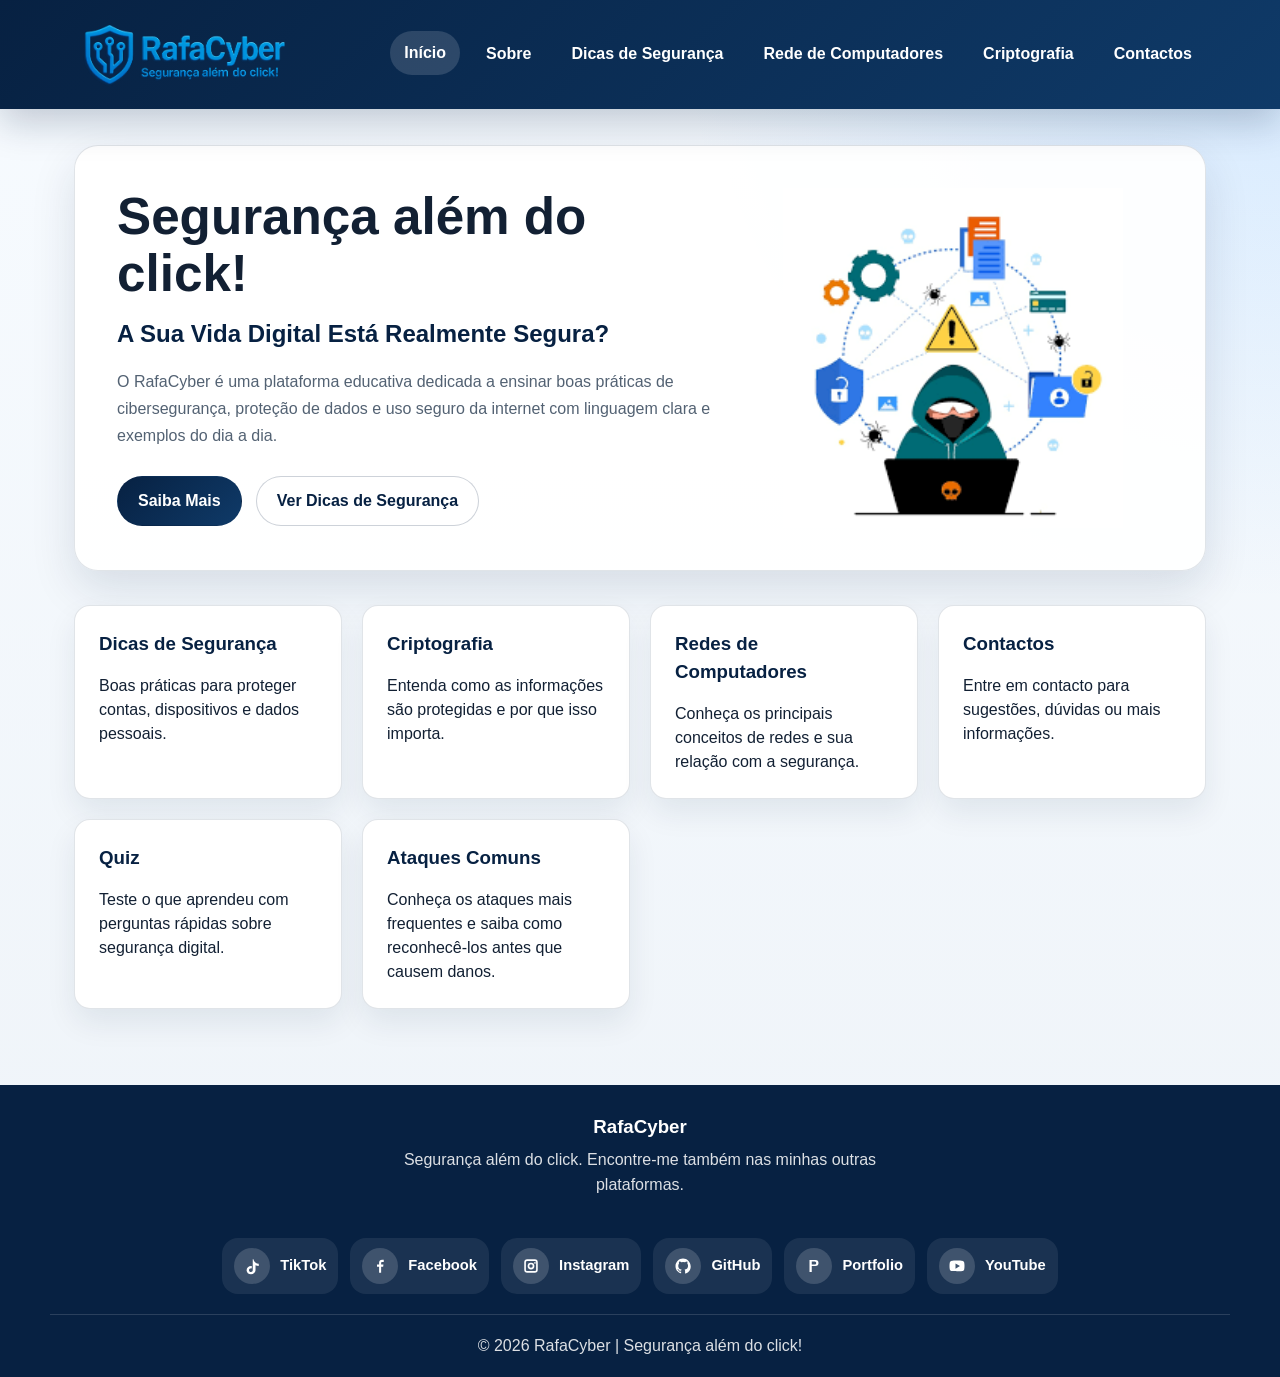
<file: index.html>
<!DOCTYPE html>
<html lang="pt">
<head>
    <meta charset="UTF-8">
    <meta name="viewport" content="width=device-width, initial-scale=1.0">
    <title>RafaCyber</title>
    <link rel="icon" href="favicon.svg" type="image/svg+xml">
    <link rel="alternate icon" href="favicon.png" type="image/png">
    <link rel="stylesheet" href="style.css">
    <script src="script.js" defer></script>
</head>
<body>
    <header class="site-header">
        <div class="header-container">
            <div class="logo">
                <img src="img/logo.png" alt="Logo RafaCyber">
            </div>
            <button class="nav-toggle" type="button" aria-label="Abrir menu" aria-expanded="false" aria-controls="main-nav">
                <span></span>
                <span></span>
                <span></span>
            </button>
            <nav class="main-nav" id="main-nav">
                <a href="index.html" class="is-active">Início</a>
                <a href="sobre.html">Sobre</a>
                <a href="dicasdeseguranaca.html">Dicas de Segurança</a>
                <a href="Rede de Computadores.html">Rede de Computadores</a>
                <a href="criptografia.html">Criptografia</a>
                <a href="contactos.html">Contactos</a>
            </nav>
        </div>
    </header>

    <main class="page-main">
        <section class="hero">
            <div class="hero-text">
                <h1>Segurança além do click!</h1>
                <h2>A Sua Vida Digital Está Realmente Segura?</h2>
                <p>
                    O RafaCyber é uma plataforma educativa dedicada a ensinar boas práticas de
                    cibersegurança, proteção de dados e uso seguro da internet com linguagem clara
                    e exemplos do dia a dia.
                </p>
                <div class="button-row">
                    <a href="saibamais.html" class="btn">Saiba Mais</a>
                    <a href="dicasdeseguranaca.html" class="btn btn-secondary">Ver Dicas de Segurança</a>
                </div>
            </div>

            <div class="hero-visual">
                <img src="img/Cyber.png" alt="Ilustração sobre segurança digital">
            </div>
        </section>

        <section class="section-spacing">
            <div class="card-grid">
                <article class="card">
                    <h3><a href="dicasdeseguranaca.html">Dicas de Segurança</a></h3>
                    <p>Boas práticas para proteger contas, dispositivos e dados pessoais.</p>
                </article>

                <article class="card">
                    <h3><a href="criptografia.html">Criptografia</a></h3>
                    <p>Entenda como as informações são protegidas e por que isso importa.</p>
                </article>

                <article class="card">
                    <h3><a href="Rede de Computadores.html">Redes de Computadores</a></h3>
                    <p>Conheça os principais conceitos de redes e sua relação com a segurança.</p>
                </article>

                <article class="card">
                    <h3><a href="contactos.html">Contactos</a></h3>
                    <p>Entre em contacto para sugestões, dúvidas ou mais informações.</p>
                </article>

                <article class="card">
                    <h3><a href="faq.html">Quiz</a></h3>
                    <p>Teste o que aprendeu com perguntas rápidas sobre segurança digital.</p>
                </article>

                <article class="card">
                    <h3><a href="ataquescomuns.html">Ataques Comuns</a></h3>
                    <p>Conheça os ataques mais frequentes e saiba como reconhecê-los antes que causem danos.</p>
                </article>
            </div>
        </section>
    </main>

<footer class="site-footer">
        <div class="container site-footer-grid">
            <section class="footer-brand">
                <h3>RafaCyber</h3>
                <p>Segurança além do click. Encontre-me também nas minhas outras plataformas.</p>
            </section>

            <section class="footer-nav"></section>

            <section class="footer-socials">
                <a href="https://www.tiktok.com/@rafiqueeusebionor" class="social-link" target="_blank" rel="noopener noreferrer">
                    <span class="social-icon" aria-hidden="true">
                        <svg viewBox="0 0 24 24"><path d="M14 3c.2 1.7 1.1 3.2 2.4 4.3 1.3 1 2.9 1.6 4.6 1.7v3.1c-1.5-.1-3-.5-4.3-1.2v6.3c0 3.3-2.7 5.8-6.1 5.8-3.2 0-5.8-2.3-5.8-5.4 0-3.3 2.7-5.6 6-5.6.3 0 .6 0 .9.1v3.1a3.7 3.7 0 0 0-.9-.1c-1.5 0-2.8 1-2.8 2.5 0 1.4 1.1 2.4 2.6 2.4 1.7 0 2.4-1.1 2.4-2.7V3h3z"></path></svg>
                    </span>
                    <span class="social-label">
                        <span class="social-name">TikTok</span>
                    </span>
                </a>
                <a href="https://www.facebook.com/profile.php?id=61552410900666" class="social-link" target="_blank" rel="noopener noreferrer">
                    <span class="social-icon" aria-hidden="true">
                        <svg viewBox="0 0 24 24"><path d="M13.5 21v-8h2.7l.4-3h-3.1V8.1c0-.9.3-1.6 1.7-1.6H17V3.8c-.3 0-1.2-.1-2.3-.1-2.3 0-3.9 1.4-3.9 4V10H8v3h2.8v8h2.7z"></path></svg>
                    </span>
                    <span class="social-label">
                        <span class="social-name">Facebook</span>
                    </span>
                </a>
                <a href="https://www.instagram.com/rafacyber" class="social-link" target="_blank" rel="noopener noreferrer">
                    <span class="social-icon" aria-hidden="true">
                        <svg viewBox="0 0 24 24"><path d="M7 3h10a4 4 0 0 1 4 4v10a4 4 0 0 1-4 4H7a4 4 0 0 1-4-4V7a4 4 0 0 1 4-4zm0 2.2A1.8 1.8 0 0 0 5.2 7v10c0 1 .8 1.8 1.8 1.8h10c1 0 1.8-.8 1.8-1.8V7c0-1-.8-1.8-1.8-1.8H7zm10.3 1.6a1.1 1.1 0 1 1 0 2.2 1.1 1.1 0 0 1 0-2.2zM12 7.5A4.5 4.5 0 1 1 7.5 12 4.5 4.5 0 0 1 12 7.5zm0 2.2A2.3 2.3 0 1 0 14.3 12 2.3 2.3 0 0 0 12 9.7z"></path></svg>
                    </span>
                    <span class="social-label">
                        <span class="social-name">Instagram</span>
                    </span>
                </a>
                <a href="https://github.com/RafaCyberTech" class="social-link" target="_blank" rel="noopener noreferrer">
                    <span class="social-icon" aria-hidden="true">
                        <svg viewBox="0 0 24 24"><path d="M12 2C6.5 2 2 6.6 2 12.2c0 4.5 2.9 8.3 6.8 9.6.5.1.7-.2.7-.5v-1.9c-2.8.6-3.4-1.2-3.4-1.2-.4-1.2-1.1-1.5-1.1-1.5-.9-.6 0-.6 0-.6 1 .1 1.6 1.1 1.6 1.1.9 1.6 2.4 1.1 3 .8.1-.7.4-1.1.7-1.4-2.2-.3-4.6-1.1-4.6-5.1 0-1.1.4-2 1-2.7-.1-.3-.4-1.3.1-2.7 0 0 .9-.3 2.8 1a9.8 9.8 0 0 1 5.2 0c2-1.3 2.8-1 2.8-1 .6 1.4.2 2.4.1 2.7.7.7 1 1.6 1 2.7 0 4-2.4 4.8-4.7 5.1.4.3.8 1 .8 2v3c0 .3.2.6.7.5 3.9-1.3 6.8-5.1 6.8-9.6C22 6.6 17.5 2 12 2z"></path></svg>
                    </span>
                    <span class="social-label">
                        <span class="social-name">GitHub</span>
                    </span>
                </a>
                <a href="https://rafacybertech.github.io/Portfolio/" class="social-link" target="_blank" rel="noopener noreferrer">
                    <span class="social-icon" aria-hidden="true">
                        <svg viewBox="0 0 24 24"><path d="M6 4h8a4 4 0 0 1 0 8H9v8H6V4zm3 2v4h4a2 2 0 0 0 0-4H9z"></path></svg>
                    </span>
                    <span class="social-label">
                        <span class="social-name">Portfolio</span>
                    </span>
                </a>
                <a href="#" class="social-link">
                    <span class="social-icon" aria-hidden="true">
                        <svg viewBox="0 0 24 24"><path d="M21.6 7.2a2.8 2.8 0 0 0-2-2C17.8 4.7 12 4.7 12 4.7s-5.8 0-7.6.5a2.8 2.8 0 0 0-2 2A29 29 0 0 0 2 12a29 29 0 0 0 .4 4.8 2.8 2.8 0 0 0 2 2c1.8.5 7.6.5 7.6.5s5.8 0 7.6-.5a2.8 2.8 0 0 0 2-2A29 29 0 0 0 22 12a29 29 0 0 0-.4-4.8zM10 15.5v-7l6 3.5-6 3.5z"></path></svg>
                    </span>
                    <span class="social-label">
                        <span class="social-name">YouTube</span>
                    </span>
                </a>
            </section>
        </div>
        <div class="container footer-bottom">
            <p>&copy; 2026 RafaCyber | Segurança além do click!</p>
        </div>
    </footer>
</body>
</html>
</file>
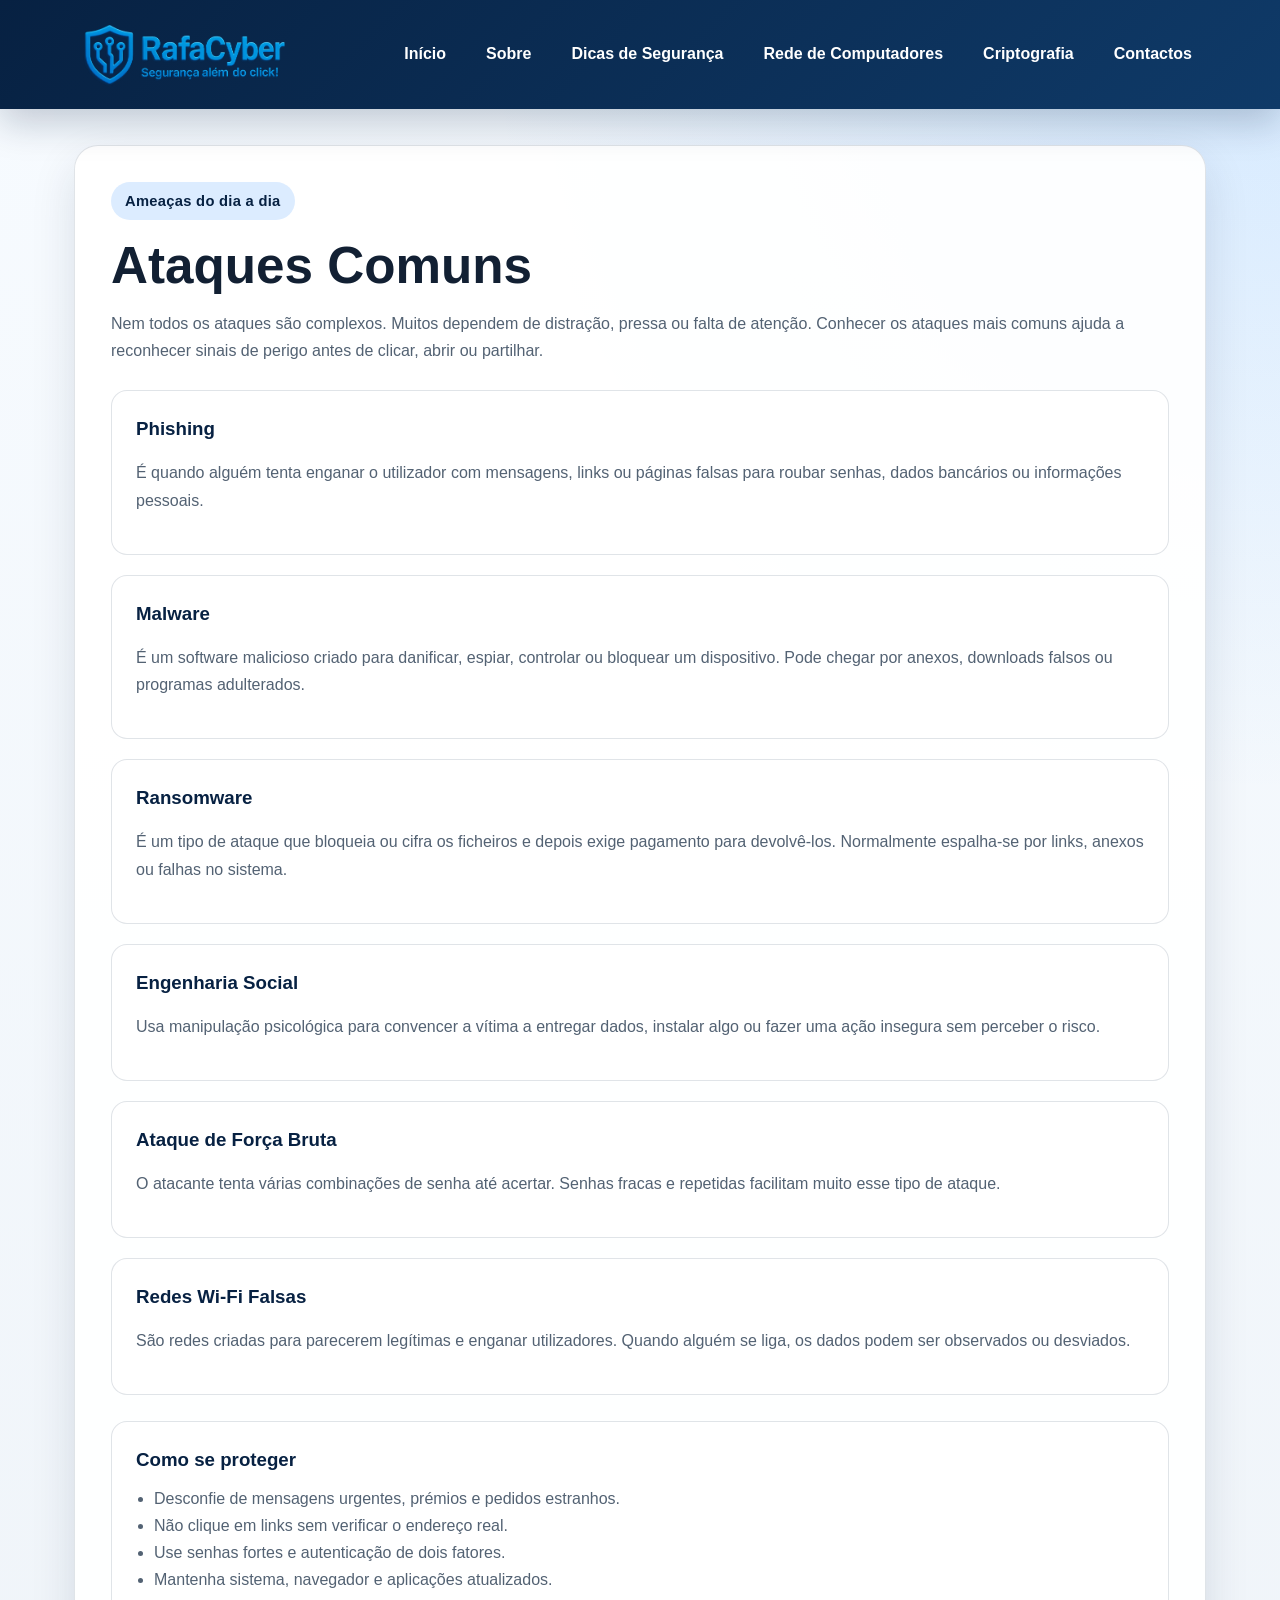
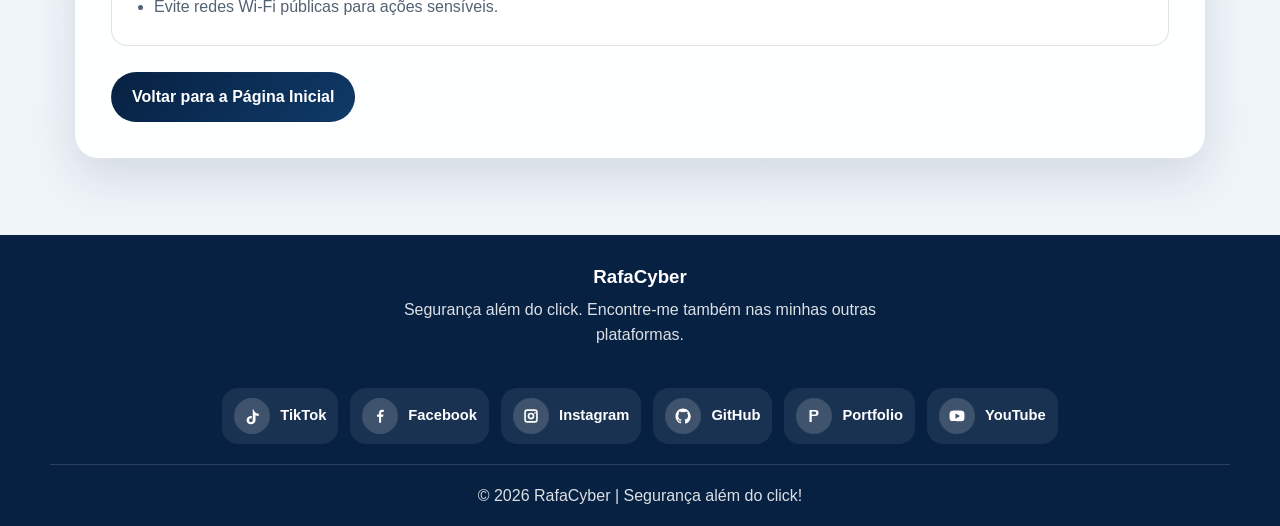
<file: ataquescomuns.html>
<!DOCTYPE html>
<html lang="pt">
<head>
    <meta charset="UTF-8">
    <meta name="viewport" content="width=device-width, initial-scale=1.0">
    <title>Ataques Comuns - RafaCyber</title>
    <link rel="icon" href="favicon.svg" type="image/svg+xml">
    <link rel="alternate icon" href="favicon.png" type="image/png">
    <link rel="stylesheet" href="style.css">
    <script src="script.js" defer></script>
</head>
<body>
    <header class="site-header">
        <div class="header-container">
            <div class="logo">
                <img src="img/logo.png" alt="Logo RafaCyber">
            </div>
            <button class="nav-toggle" type="button" aria-label="Abrir menu" aria-expanded="false" aria-controls="main-nav">
                <span></span>
                <span></span>
                <span></span>
            </button>
            <nav class="main-nav" id="main-nav">
                <a href="index.html">Início</a>
                <a href="sobre.html">Sobre</a>
                <a href="dicasdeseguranaca.html">Dicas de Segurança</a>
                <a href="Rede de Computadores.html">Rede de Computadores</a>
                <a href="criptografia.html">Criptografia</a>
                <a href="contactos.html">Contactos</a>
            </nav>
        </div>
    </header>

    <main class="page-main">
        <section class="page-card">
            <span class="eyebrow">Ameaças do dia a dia</span>
            <h1>Ataques Comuns</h1>
            <p>
                Nem todos os ataques são complexos. Muitos dependem de distração, pressa ou falta de atenção.
                Conhecer os ataques mais comuns ajuda a reconhecer sinais de perigo antes de clicar, abrir ou partilhar.
            </p>

            <div class="content-grid">
                <section class="section">
                    <h3>Phishing</h3>
                    <p>
                        É quando alguém tenta enganar o utilizador com mensagens, links ou páginas falsas para roubar
                        senhas, dados bancários ou informações pessoais.
                    </p>
                </section>

                <section class="section">
                    <h3>Malware</h3>
                    <p>
                        É um software malicioso criado para danificar, espiar, controlar ou bloquear um dispositivo.
                        Pode chegar por anexos, downloads falsos ou programas adulterados.
                    </p>
                </section>

                <section class="section">
                    <h3>Ransomware</h3>
                    <p>
                        É um tipo de ataque que bloqueia ou cifra os ficheiros e depois exige pagamento para devolvê-los.
                        Normalmente espalha-se por links, anexos ou falhas no sistema.
                    </p>
                </section>

                <section class="section">
                    <h3>Engenharia Social</h3>
                    <p>
                        Usa manipulação psicológica para convencer a vítima a entregar dados, instalar algo ou fazer uma
                        ação insegura sem perceber o risco.
                    </p>
                </section>

                <section class="section">
                    <h3>Ataque de Força Bruta</h3>
                    <p>
                        O atacante tenta várias combinações de senha até acertar. Senhas fracas e repetidas facilitam
                        muito esse tipo de ataque.
                    </p>
                </section>

                <section class="section">
                    <h3>Redes Wi-Fi Falsas</h3>
                    <p>
                        São redes criadas para parecerem legítimas e enganar utilizadores. Quando alguém se liga, os dados
                        podem ser observados ou desviados.
                    </p>
                </section>
            </div>

            <div class="content-grid">
                <section class="section">
                    <h3>Como se proteger</h3>
                    <ul class="feature-list">
                        <li>Desconfie de mensagens urgentes, prémios e pedidos estranhos.</li>
                        <li>Não clique em links sem verificar o endereço real.</li>
                        <li>Use senhas fortes e autenticação de dois fatores.</li>
                        <li>Mantenha sistema, navegador e aplicações atualizados.</li>
                        <li>Evite redes Wi-Fi públicas para ações sensíveis.</li>
                    </ul>
                </section>
            </div>

            <div class="button-row">
                <a href="index.html" class="btn">Voltar para a Página Inicial</a>
            </div>
        </section>
    </main>

    <footer class="site-footer">
        <div class="container site-footer-grid">
            <section class="footer-brand">
                <h3>RafaCyber</h3>
                <p>Segurança além do click. Encontre-me também nas minhas outras plataformas.</p>
            </section>

            <section class="footer-nav"></section>

            <section class="footer-socials">
                <a href="https://www.tiktok.com/@rafiqueeusebionor" class="social-link" target="_blank" rel="noopener noreferrer">
                    <span class="social-icon" aria-hidden="true">
                        <svg viewBox="0 0 24 24"><path d="M14 3c.2 1.7 1.1 3.2 2.4 4.3 1.3 1 2.9 1.6 4.6 1.7v3.1c-1.5-.1-3-.5-4.3-1.2v6.3c0 3.3-2.7 5.8-6.1 5.8-3.2 0-5.8-2.3-5.8-5.4 0-3.3 2.7-5.6 6-5.6.3 0 .6 0 .9.1v3.1a3.7 3.7 0 0 0-.9-.1c-1.5 0-2.8 1-2.8 2.5 0 1.4 1.1 2.4 2.6 2.4 1.7 0 2.4-1.1 2.4-2.7V3h3z"></path></svg>
                    </span>
                    <span class="social-label">
                        <span class="social-name">TikTok</span>
                    </span>
                </a>
                <a href="https://www.facebook.com/profile.php?id=61552410900666" class="social-link" target="_blank" rel="noopener noreferrer">
                    <span class="social-icon" aria-hidden="true">
                        <svg viewBox="0 0 24 24"><path d="M13.5 21v-8h2.7l.4-3h-3.1V8.1c0-.9.3-1.6 1.7-1.6H17V3.8c-.3 0-1.2-.1-2.3-.1-2.3 0-3.9 1.4-3.9 4V10H8v3h2.8v8h2.7z"></path></svg>
                    </span>
                    <span class="social-label">
                        <span class="social-name">Facebook</span>
                    </span>
                </a>
                <a href="https://www.instagram.com/rafacyber" class="social-link" target="_blank" rel="noopener noreferrer">
                    <span class="social-icon" aria-hidden="true">
                        <svg viewBox="0 0 24 24"><path d="M7 3h10a4 4 0 0 1 4 4v10a4 4 0 0 1-4 4H7a4 4 0 0 1-4-4V7a4 4 0 0 1 4-4zm0 2.2A1.8 1.8 0 0 0 5.2 7v10c0 1 .8 1.8 1.8 1.8h10c1 0 1.8-.8 1.8-1.8V7c0-1-.8-1.8-1.8-1.8H7zm10.3 1.6a1.1 1.1 0 1 1 0 2.2 1.1 1.1 0 0 1 0-2.2zM12 7.5A4.5 4.5 0 1 1 7.5 12 4.5 4.5 0 0 1 12 7.5zm0 2.2A2.3 2.3 0 1 0 14.3 12 2.3 2.3 0 0 0 12 9.7z"></path></svg>
                    </span>
                    <span class="social-label">
                        <span class="social-name">Instagram</span>
                    </span>
                </a>
                <a href="https://github.com/RafaCyberTech" class="social-link" target="_blank" rel="noopener noreferrer">
                    <span class="social-icon" aria-hidden="true">
                        <svg viewBox="0 0 24 24"><path d="M12 2C6.5 2 2 6.6 2 12.2c0 4.5 2.9 8.3 6.8 9.6.5.1.7-.2.7-.5v-1.9c-2.8.6-3.4-1.2-3.4-1.2-.4-1.2-1.1-1.5-1.1-1.5-.9-.6 0-.6 0-.6 1 .1 1.6 1.1 1.6 1.1.9 1.6 2.4 1.1 3 .8.1-.7.4-1.1.7-1.4-2.2-.3-4.6-1.1-4.6-5.1 0-1.1.4-2 1-2.7-.1-.3-.4-1.3.1-2.7 0 0 .9-.3 2.8 1a9.8 9.8 0 0 1 5.2 0c2-1.3 2.8-1 2.8-1 .6 1.4.2 2.4.1 2.7.7.7 1 1.6 1 2.7 0 4-2.4 4.8-4.7 5.1.4.3.8 1 .8 2v3c0 .3.2.6.7.5 3.9-1.3 6.8-5.1 6.8-9.6C22 6.6 17.5 2 12 2z"></path></svg>
                    </span>
                    <span class="social-label">
                        <span class="social-name">GitHub</span>
                    </span>
                </a>
                <a href="https://RafaCyberTech.github.io/Portfolio/" class="social-link" target="_blank" rel="noopener noreferrer">
                    <span class="social-icon" aria-hidden="true">
                        <svg viewBox="0 0 24 24"><path d="M6 4h8a4 4 0 0 1 0 8H9v8H6V4zm3 2v4h4a2 2 0 0 0 0-4H9z"></path></svg>
                    </span>
                    <span class="social-label">
                        <span class="social-name">Portfolio</span>
                    </span>
                </a>
                <a href="#" class="social-link">
                    <span class="social-icon" aria-hidden="true">
                        <svg viewBox="0 0 24 24"><path d="M21.6 7.2a2.8 2.8 0 0 0-2-2C17.8 4.7 12 4.7 12 4.7s-5.8 0-7.6.5a2.8 2.8 0 0 0-2 2A29 29 0 0 0 2 12a29 29 0 0 0 .4 4.8 2.8 2.8 0 0 0 2 2c1.8.5 7.6.5 7.6.5s5.8 0 7.6-.5a2.8 2.8 0 0 0 2-2A29 29 0 0 0 22 12a29 29 0 0 0-.4-4.8zM10 15.5v-7l6 3.5-6 3.5z"></path></svg>
                    </span>
                    <span class="social-label">
                        <span class="social-name">YouTube</span>
                    </span>
                </a>
            </section>
        </div>
        <div class="container footer-bottom">
            <p>&copy; 2026 RafaCyber | Segurança além do click!</p>
        </div>
    </footer>
</body>
</html>
</file>
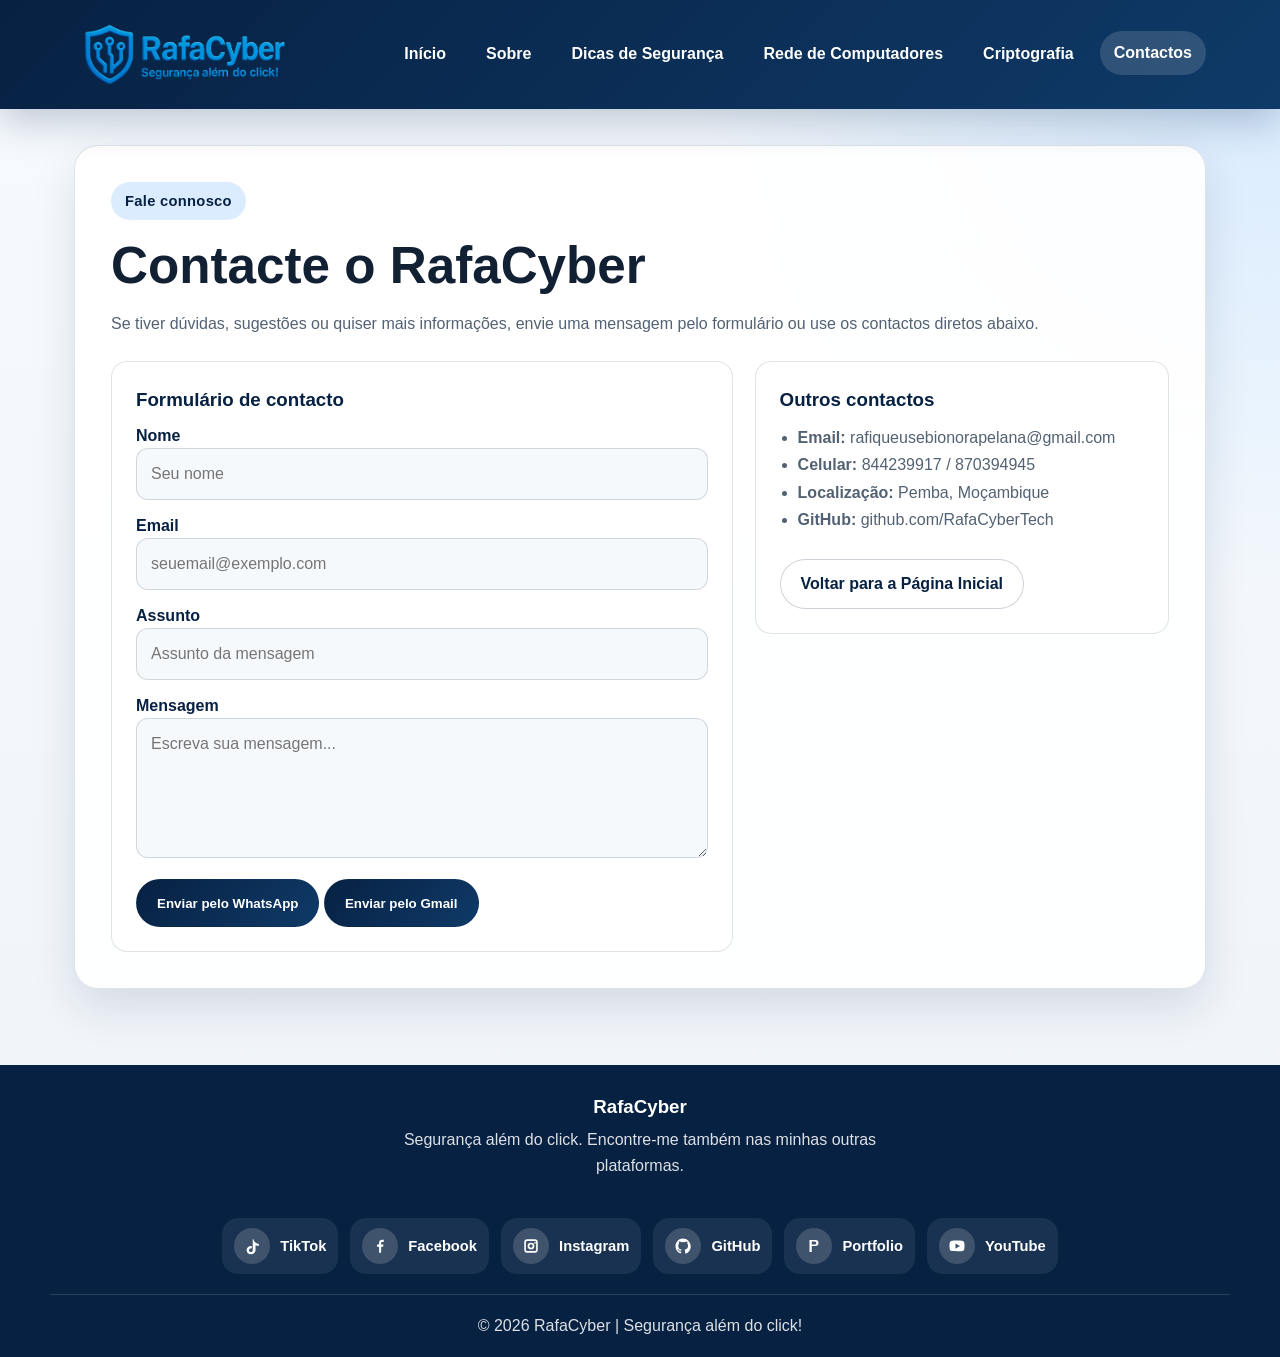
<file: contactos.html>
<!DOCTYPE html>
<html lang="pt">
<head>
    <meta charset="UTF-8">
    <meta name="viewport" content="width=device-width, initial-scale=1.0">
    <title>Contactos - RafaCyber</title>
    <link rel="icon" href="favicon.svg" type="image/svg+xml">
    <link rel="alternate icon" href="favicon.png" type="image/png">
    <link rel="stylesheet" href="style.css">
    <script src="script.js" defer></script>
</head>
<body>
    <header class="site-header">
        <div class="header-container">
            <div class="logo">
                <img src="img/logo.png" alt="Logo RafaCyber">
            </div>
            <button class="nav-toggle" type="button" aria-label="Abrir menu" aria-expanded="false" aria-controls="main-nav">
                <span></span>
                <span></span>
                <span></span>
            </button>
            <nav class="main-nav" id="main-nav">
                <a href="index.html">Início</a>
                <a href="sobre.html">Sobre</a>
                <a href="dicasdeseguranaca.html">Dicas de Segurança</a>
                <a href="Rede de Computadores.html">Rede de Computadores</a>
                <a href="criptografia.html">Criptografia</a>
                <a href="contactos.html" class="is-active">Contactos</a>
            </nav>
        </div>
    </header>

    <main class="page-main">
        <section class="page-card">
            <span class="eyebrow">Fale connosco</span>
            <h1>Contacte o RafaCyber</h1>
            <p>
                Se tiver dúvidas, sugestões ou quiser mais informações, envie uma mensagem pelo formulário
                ou use os contactos diretos abaixo.
            </p>

            <div class="contact-grid">
                <section class="section">
                    <h3>Formulário de contacto</h3>
                    <form id="contact-form" class="contact-form">
                        <div class="status-message" id="form-status" aria-live="polite"></div>
                        <div>
                            <label for="nome">Nome</label>
                            <input type="text" id="nome" name="name" placeholder="Seu nome" required>
                        </div>

                        <div>
                            <label for="email">Email</label>
                            <input type="email" id="email" name="email" placeholder="seuemail@exemplo.com" required>
                        </div>

                        <div>
                            <label for="assunto">Assunto</label>
                            <input type="text" id="assunto" name="subject" placeholder="Assunto da mensagem" required>
                        </div>

                        <div>
                            <label for="mensagem">Mensagem</label>
                            <textarea id="mensagem" name="message" placeholder="Escreva sua mensagem..." required></textarea>
                        </div>

                        <div class="form-actions">
                            <button type="button" id="send-whatsapp" class="btn btn-whatsapp">Enviar pelo WhatsApp</button>
                            <button type="button" id="send-gmail" class="btn btn-gmail">Enviar pelo Gmail</button>
                        </div>
                    </form>
                </section>

                <section class="section">
                    <h3>Outros contactos</h3>
                    <ul class="contact-list">
                        <li><strong>Email:</strong> <a href="mailto:rafiqueusebionorapelana@gmail.com">rafiqueusebionorapelana@gmail.com</a></li>
                        <li><strong>Celular:</strong> <a href="tel:+258844239917">844239917</a> / <a href="tel:+258870394945">870394945</a></li>
                        <li><strong>Localização:</strong> Pemba, Moçambique</li>
                        <li><strong>GitHub:</strong> <a href="http://github.com/RafaCyberTech" target="_blank" rel="noopener noreferrer">github.com/RafaCyberTech</a></li>
                    </ul>

                    <div class="button-row">
                        <a href="index.html" class="btn btn-secondary">Voltar para a Página Inicial</a>
                    </div>
                </section>
            </div>
        </section>
    </main>

 <footer class="site-footer">
        <div class="container site-footer-grid">
            <section class="footer-brand">
                <h3>RafaCyber</h3>
                <p>Segurança além do click. Encontre-me também nas minhas outras plataformas.</p>
            </section>

            <section class="footer-nav"></section>

            <section class="footer-socials">
                <a href="https://www.tiktok.com/@rafiqueeusebionor" class="social-link" target="_blank" rel="noopener noreferrer">
                    <span class="social-icon" aria-hidden="true">
                        <svg viewBox="0 0 24 24"><path d="M14 3c.2 1.7 1.1 3.2 2.4 4.3 1.3 1 2.9 1.6 4.6 1.7v3.1c-1.5-.1-3-.5-4.3-1.2v6.3c0 3.3-2.7 5.8-6.1 5.8-3.2 0-5.8-2.3-5.8-5.4 0-3.3 2.7-5.6 6-5.6.3 0 .6 0 .9.1v3.1a3.7 3.7 0 0 0-.9-.1c-1.5 0-2.8 1-2.8 2.5 0 1.4 1.1 2.4 2.6 2.4 1.7 0 2.4-1.1 2.4-2.7V3h3z"></path></svg>
                    </span>
                    <span class="social-label">
                        <span class="social-name">TikTok</span>
                    </span>
                </a>
                <a href="https://www.facebook.com/profile.php?id=61552410900666" class="social-link" target="_blank" rel="noopener noreferrer">
                    <span class="social-icon" aria-hidden="true">
                        <svg viewBox="0 0 24 24"><path d="M13.5 21v-8h2.7l.4-3h-3.1V8.1c0-.9.3-1.6 1.7-1.6H17V3.8c-.3 0-1.2-.1-2.3-.1-2.3 0-3.9 1.4-3.9 4V10H8v3h2.8v8h2.7z"></path></svg>
                    </span>
                    <span class="social-label">
                        <span class="social-name">Facebook</span>
                    </span>
                </a>
                <a href="https://www.instagram.com/rafacyber" class="social-link" target="_blank" rel="noopener noreferrer">
                    <span class="social-icon" aria-hidden="true">
                        <svg viewBox="0 0 24 24"><path d="M7 3h10a4 4 0 0 1 4 4v10a4 4 0 0 1-4 4H7a4 4 0 0 1-4-4V7a4 4 0 0 1 4-4zm0 2.2A1.8 1.8 0 0 0 5.2 7v10c0 1 .8 1.8 1.8 1.8h10c1 0 1.8-.8 1.8-1.8V7c0-1-.8-1.8-1.8-1.8H7zm10.3 1.6a1.1 1.1 0 1 1 0 2.2 1.1 1.1 0 0 1 0-2.2zM12 7.5A4.5 4.5 0 1 1 7.5 12 4.5 4.5 0 0 1 12 7.5zm0 2.2A2.3 2.3 0 1 0 14.3 12 2.3 2.3 0 0 0 12 9.7z"></path></svg>
                    </span>
                    <span class="social-label">
                        <span class="social-name">Instagram</span>
                    </span>
                </a>
                <a href="https://github.com/RafaCyberTech" class="social-link" target="_blank" rel="noopener noreferrer">
                    <span class="social-icon" aria-hidden="true">
                        <svg viewBox="0 0 24 24"><path d="M12 2C6.5 2 2 6.6 2 12.2c0 4.5 2.9 8.3 6.8 9.6.5.1.7-.2.7-.5v-1.9c-2.8.6-3.4-1.2-3.4-1.2-.4-1.2-1.1-1.5-1.1-1.5-.9-.6 0-.6 0-.6 1 .1 1.6 1.1 1.6 1.1.9 1.6 2.4 1.1 3 .8.1-.7.4-1.1.7-1.4-2.2-.3-4.6-1.1-4.6-5.1 0-1.1.4-2 1-2.7-.1-.3-.4-1.3.1-2.7 0 0 .9-.3 2.8 1a9.8 9.8 0 0 1 5.2 0c2-1.3 2.8-1 2.8-1 .6 1.4.2 2.4.1 2.7.7.7 1 1.6 1 2.7 0 4-2.4 4.8-4.7 5.1.4.3.8 1 .8 2v3c0 .3.2.6.7.5 3.9-1.3 6.8-5.1 6.8-9.6C22 6.6 17.5 2 12 2z"></path></svg>
                    </span>
                    <span class="social-label">
                        <span class="social-name">GitHub</span>
                    </span>
                </a>
                <a href="https://RafaCyberTech.github.io/Portfolio/" class="social-link" target="_blank" rel="noopener noreferrer">
                    <span class="social-icon" aria-hidden="true">
                        <svg viewBox="0 0 24 24"><path d="M6 4h8a4 4 0 0 1 0 8H9v8H6V4zm3 2v4h4a2 2 0 0 0 0-4H9z"></path></svg>
                    </span>
                    <span class="social-label">
                        <span class="social-name">Portfolio</span>
                    </span>
                </a>
                <a href="#" class="social-link">
                    <span class="social-icon" aria-hidden="true">
                        <svg viewBox="0 0 24 24"><path d="M21.6 7.2a2.8 2.8 0 0 0-2-2C17.8 4.7 12 4.7 12 4.7s-5.8 0-7.6.5a2.8 2.8 0 0 0-2 2A29 29 0 0 0 2 12a29 29 0 0 0 .4 4.8 2.8 2.8 0 0 0 2 2c1.8.5 7.6.5 7.6.5s5.8 0 7.6-.5a2.8 2.8 0 0 0 2-2A29 29 0 0 0 22 12a29 29 0 0 0-.4-4.8zM10 15.5v-7l6 3.5-6 3.5z"></path></svg>
                    </span>
                    <span class="social-label">
                        <span class="social-name">YouTube</span>
                    </span>
                </a>
            </section>
        </div>
        <div class="container footer-bottom">
            <p>&copy; 2026 RafaCyber | Segurança além do click!</p>
        </div>
    </footer>
</body>
</html>
</file>
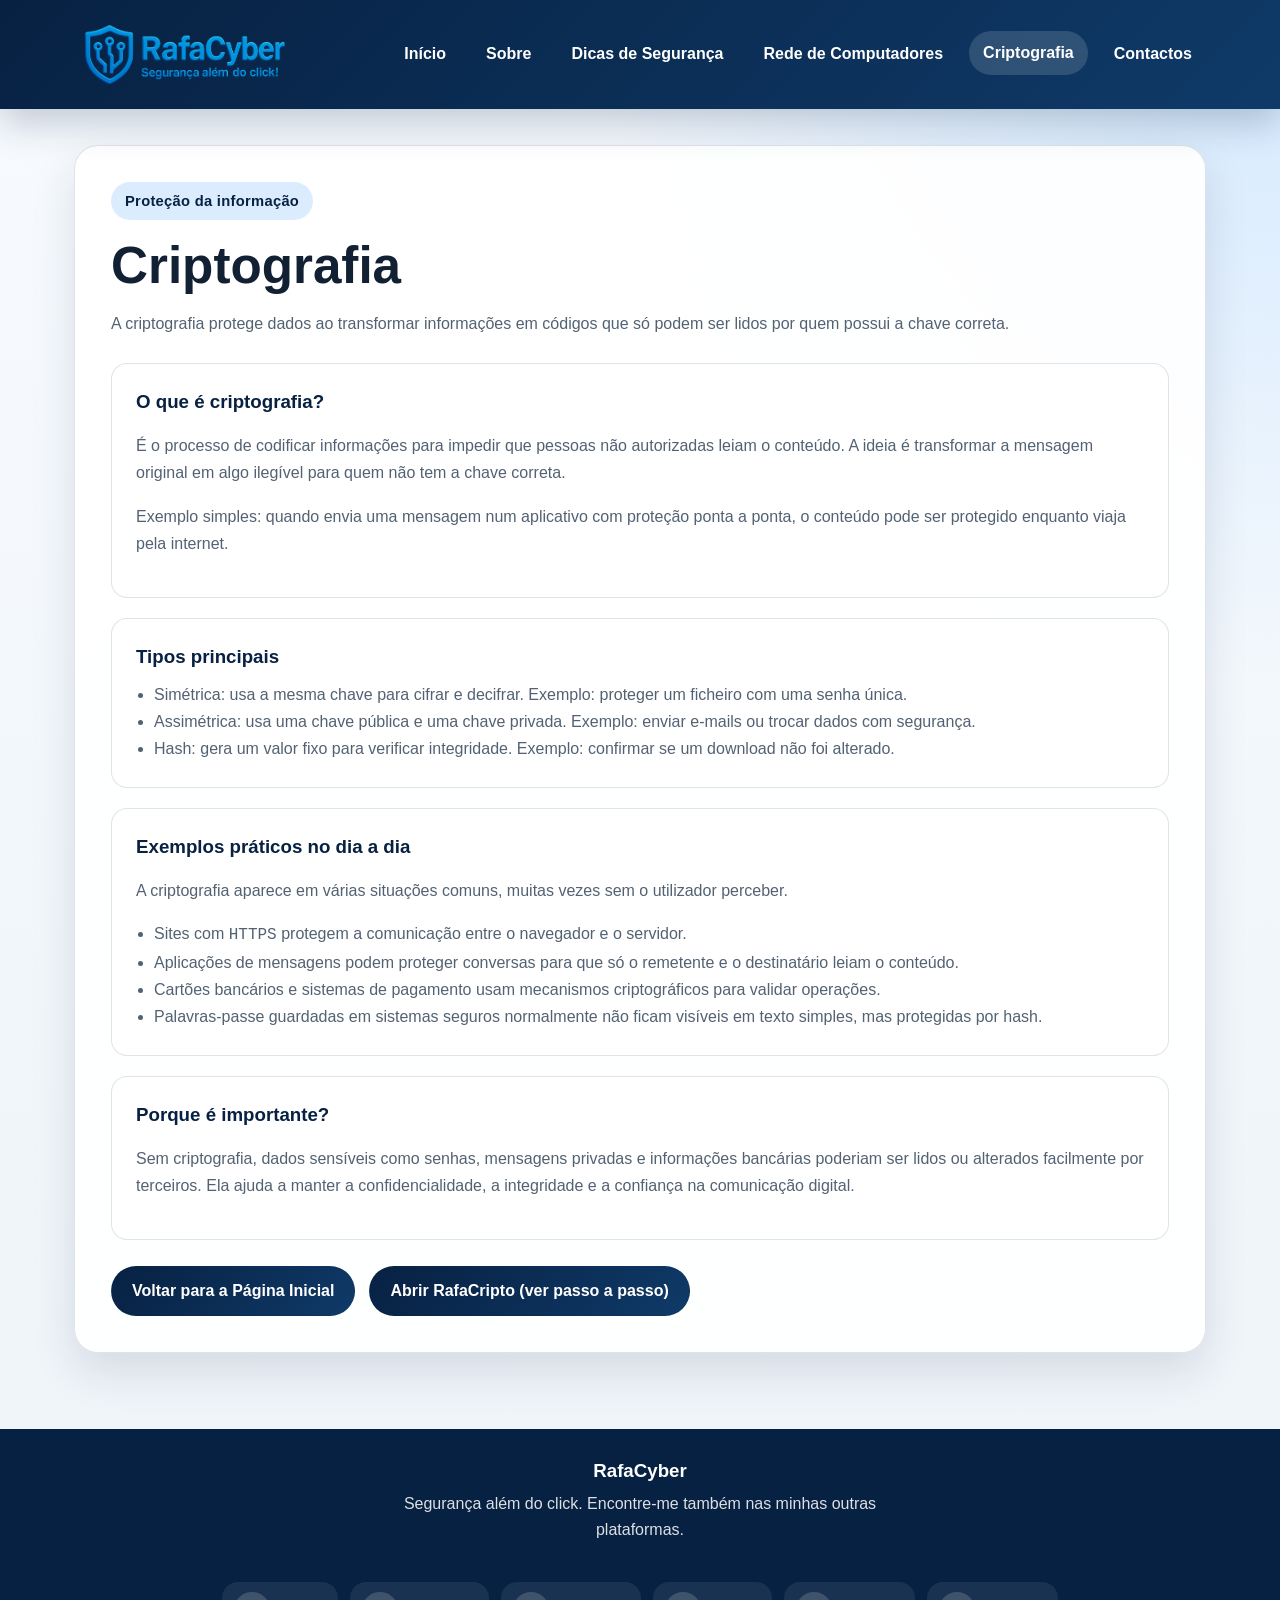
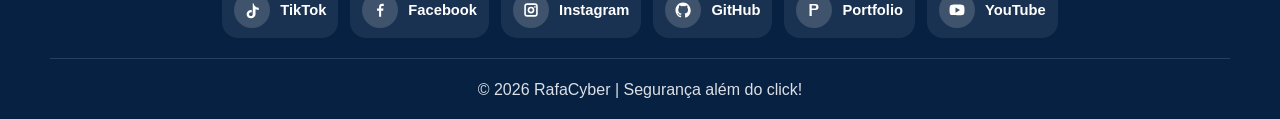
<file: criptografia.html>
<!DOCTYPE html>
<html lang="pt">
<head>
    <meta charset="UTF-8">
    <meta name="viewport" content="width=device-width, initial-scale=1.0">
    <title>Criptografia - RafaCyber</title>
    <link rel="icon" href="favicon.svg" type="image/svg+xml">
    <link rel="alternate icon" href="favicon.png" type="image/png">
    <link rel="stylesheet" href="style.css">
    <script src="script.js" defer></script>
</head>
<body>
    <header class="site-header">
        <div class="header-container">
            <div class="logo">
                <img src="img/logo.png" alt="Logo RafaCyber">
            </div>
            <button class="nav-toggle" type="button" aria-label="Abrir menu" aria-expanded="false" aria-controls="main-nav">
                <span></span>
                <span></span>
                <span></span>
            </button>
            <nav class="main-nav" id="main-nav">
                <a href="index.html">Início</a>
                <a href="sobre.html">Sobre</a>
                <a href="dicasdeseguranaca.html">Dicas de Segurança</a>
                <a href="Rede de Computadores.html">Rede de Computadores</a>
                <a href="criptografia.html" class="is-active">Criptografia</a>
                <a href="contactos.html">Contactos</a>
            </nav>
        </div>
    </header>

    <main class="page-main">
        <section class="page-card">
            <span class="eyebrow">Proteção da informação</span>
            <h1>Criptografia</h1>
            <p>
                A criptografia protege dados ao transformar informações em códigos que só podem ser
                lidos por quem possui a chave correta.
            </p>

            <div class="content-grid">
                <section class="section">
                    <h3>O que é criptografia?</h3>
                    <p>
                        É o processo de codificar informações para impedir que pessoas não autorizadas leiam o conteúdo.
                        A ideia é transformar a mensagem original em algo ilegível para quem não tem a chave correta.
                    </p>
                    <p>
                        Exemplo simples: quando envia uma mensagem num aplicativo com proteção ponta a ponta,
                        o conteúdo pode ser protegido enquanto viaja pela internet.
                    </p>
                </section>

                <section class="section">
                    <h3>Tipos principais</h3>
                    <ul class="feature-list">
                        <li>Simétrica: usa a mesma chave para cifrar e decifrar. Exemplo: proteger um ficheiro com uma senha única.</li>
                        <li>Assimétrica: usa uma chave pública e uma chave privada. Exemplo: enviar e-mails ou trocar dados com segurança.</li>
                        <li>Hash: gera um valor fixo para verificar integridade. Exemplo: confirmar se um download não foi alterado.</li>
                    </ul>
                </section>

                <section class="section">
                    <h3>Exemplos práticos no dia a dia</h3>
                    <p>
                        A criptografia aparece em várias situações comuns, muitas vezes sem o utilizador perceber.
                    </p>
                    <ul class="feature-list">
                        <li>Sites com <code>HTTPS</code> protegem a comunicação entre o navegador e o servidor.</li>
                        <li>Aplicações de mensagens podem proteger conversas para que só o remetente e o destinatário leiam o conteúdo.</li>
                        <li>Cartões bancários e sistemas de pagamento usam mecanismos criptográficos para validar operações.</li>
                        <li>Palavras-passe guardadas em sistemas seguros normalmente não ficam visíveis em texto simples, mas protegidas por hash.</li>
                    </ul>
                </section>

                <section class="section">
                    <h3>Porque é importante?</h3>
                    <p>
                        Sem criptografia, dados sensíveis como senhas, mensagens privadas e informações bancárias
                        poderiam ser lidos ou alterados facilmente por terceiros. Ela ajuda a manter a confidencialidade,
                        a integridade e a confiança na comunicação digital.
                    </p>
                </section>
            </div>

            <div class="button-row">
                <a href="index.html" class="btn">Voltar para a Página Inicial</a>
                <a href="https://rafacybertech.github.io/RafaCripto/" class="btn" target="_blank" rel="noopener noreferrer">Abrir RafaCripto (ver passo a passo)</a>
            </div>
        </section>
    </main>

<footer class="site-footer">
        <div class="container site-footer-grid">
            <section class="footer-brand">
                <h3>RafaCyber</h3>
                <p>Segurança além do click. Encontre-me também nas minhas outras plataformas.</p>
            </section>

            <section class="footer-nav"></section>

            <section class="footer-socials">
                <a href="https://www.tiktok.com/@rafiqueeusebionor" class="social-link" target="_blank" rel="noopener noreferrer">
                    <span class="social-icon" aria-hidden="true">
                        <svg viewBox="0 0 24 24"><path d="M14 3c.2 1.7 1.1 3.2 2.4 4.3 1.3 1 2.9 1.6 4.6 1.7v3.1c-1.5-.1-3-.5-4.3-1.2v6.3c0 3.3-2.7 5.8-6.1 5.8-3.2 0-5.8-2.3-5.8-5.4 0-3.3 2.7-5.6 6-5.6.3 0 .6 0 .9.1v3.1a3.7 3.7 0 0 0-.9-.1c-1.5 0-2.8 1-2.8 2.5 0 1.4 1.1 2.4 2.6 2.4 1.7 0 2.4-1.1 2.4-2.7V3h3z"></path></svg>
                    </span>
                    <span class="social-label">
                        <span class="social-name">TikTok</span>
                    </span>
                </a>
                <a href="https://www.facebook.com/profile.php?id=61552410900666" class="social-link" target="_blank" rel="noopener noreferrer">
                    <span class="social-icon" aria-hidden="true">
                        <svg viewBox="0 0 24 24"><path d="M13.5 21v-8h2.7l.4-3h-3.1V8.1c0-.9.3-1.6 1.7-1.6H17V3.8c-.3 0-1.2-.1-2.3-.1-2.3 0-3.9 1.4-3.9 4V10H8v3h2.8v8h2.7z"></path></svg>
                    </span>
                    <span class="social-label">
                        <span class="social-name">Facebook</span>
                    </span>
                </a>
                <a href="https://www.instagram.com/rafacyber" class="social-link" target="_blank" rel="noopener noreferrer">
                    <span class="social-icon" aria-hidden="true">
                        <svg viewBox="0 0 24 24"><path d="M7 3h10a4 4 0 0 1 4 4v10a4 4 0 0 1-4 4H7a4 4 0 0 1-4-4V7a4 4 0 0 1 4-4zm0 2.2A1.8 1.8 0 0 0 5.2 7v10c0 1 .8 1.8 1.8 1.8h10c1 0 1.8-.8 1.8-1.8V7c0-1-.8-1.8-1.8-1.8H7zm10.3 1.6a1.1 1.1 0 1 1 0 2.2 1.1 1.1 0 0 1 0-2.2zM12 7.5A4.5 4.5 0 1 1 7.5 12 4.5 4.5 0 0 1 12 7.5zm0 2.2A2.3 2.3 0 1 0 14.3 12 2.3 2.3 0 0 0 12 9.7z"></path></svg>
                    </span>
                    <span class="social-label">
                        <span class="social-name">Instagram</span>
                    </span>
                </a>
                <a href="https://github.com/RafaCyberTech" class="social-link" target="_blank" rel="noopener noreferrer">
                    <span class="social-icon" aria-hidden="true">
                        <svg viewBox="0 0 24 24"><path d="M12 2C6.5 2 2 6.6 2 12.2c0 4.5 2.9 8.3 6.8 9.6.5.1.7-.2.7-.5v-1.9c-2.8.6-3.4-1.2-3.4-1.2-.4-1.2-1.1-1.5-1.1-1.5-.9-.6 0-.6 0-.6 1 .1 1.6 1.1 1.6 1.1.9 1.6 2.4 1.1 3 .8.1-.7.4-1.1.7-1.4-2.2-.3-4.6-1.1-4.6-5.1 0-1.1.4-2 1-2.7-.1-.3-.4-1.3.1-2.7 0 0 .9-.3 2.8 1a9.8 9.8 0 0 1 5.2 0c2-1.3 2.8-1 2.8-1 .6 1.4.2 2.4.1 2.7.7.7 1 1.6 1 2.7 0 4-2.4 4.8-4.7 5.1.4.3.8 1 .8 2v3c0 .3.2.6.7.5 3.9-1.3 6.8-5.1 6.8-9.6C22 6.6 17.5 2 12 2z"></path></svg>
                    </span>
                    <span class="social-label">
                        <span class="social-name">GitHub</span>
                    </span>
                </a>
                <a href="https://RafaCyberTech.github.io/Portfolio/" class="social-link" target="_blank" rel="noopener noreferrer">
                    <span class="social-icon" aria-hidden="true">
                        <svg viewBox="0 0 24 24"><path d="M6 4h8a4 4 0 0 1 0 8H9v8H6V4zm3 2v4h4a2 2 0 0 0 0-4H9z"></path></svg>
                    </span>
                    <span class="social-label">
                        <span class="social-name">Portfolio</span>
                    </span>
                </a>
                <a href="#" class="social-link">
                    <span class="social-icon" aria-hidden="true">
                        <svg viewBox="0 0 24 24"><path d="M21.6 7.2a2.8 2.8 0 0 0-2-2C17.8 4.7 12 4.7 12 4.7s-5.8 0-7.6.5a2.8 2.8 0 0 0-2 2A29 29 0 0 0 2 12a29 29 0 0 0 .4 4.8 2.8 2.8 0 0 0 2 2c1.8.5 7.6.5 7.6.5s5.8 0 7.6-.5a2.8 2.8 0 0 0 2-2A29 29 0 0 0 22 12a29 29 0 0 0-.4-4.8zM10 15.5v-7l6 3.5-6 3.5z"></path></svg>
                    </span>
                    <span class="social-label">
                        <span class="social-name">YouTube</span>
                    </span>
                </a>
            </section>
        </div>
        <div class="container footer-bottom">
            <p>&copy; 2026 RafaCyber | Segurança além do click!</p>
        </div>
    </footer>
</body>
</html>
</file>
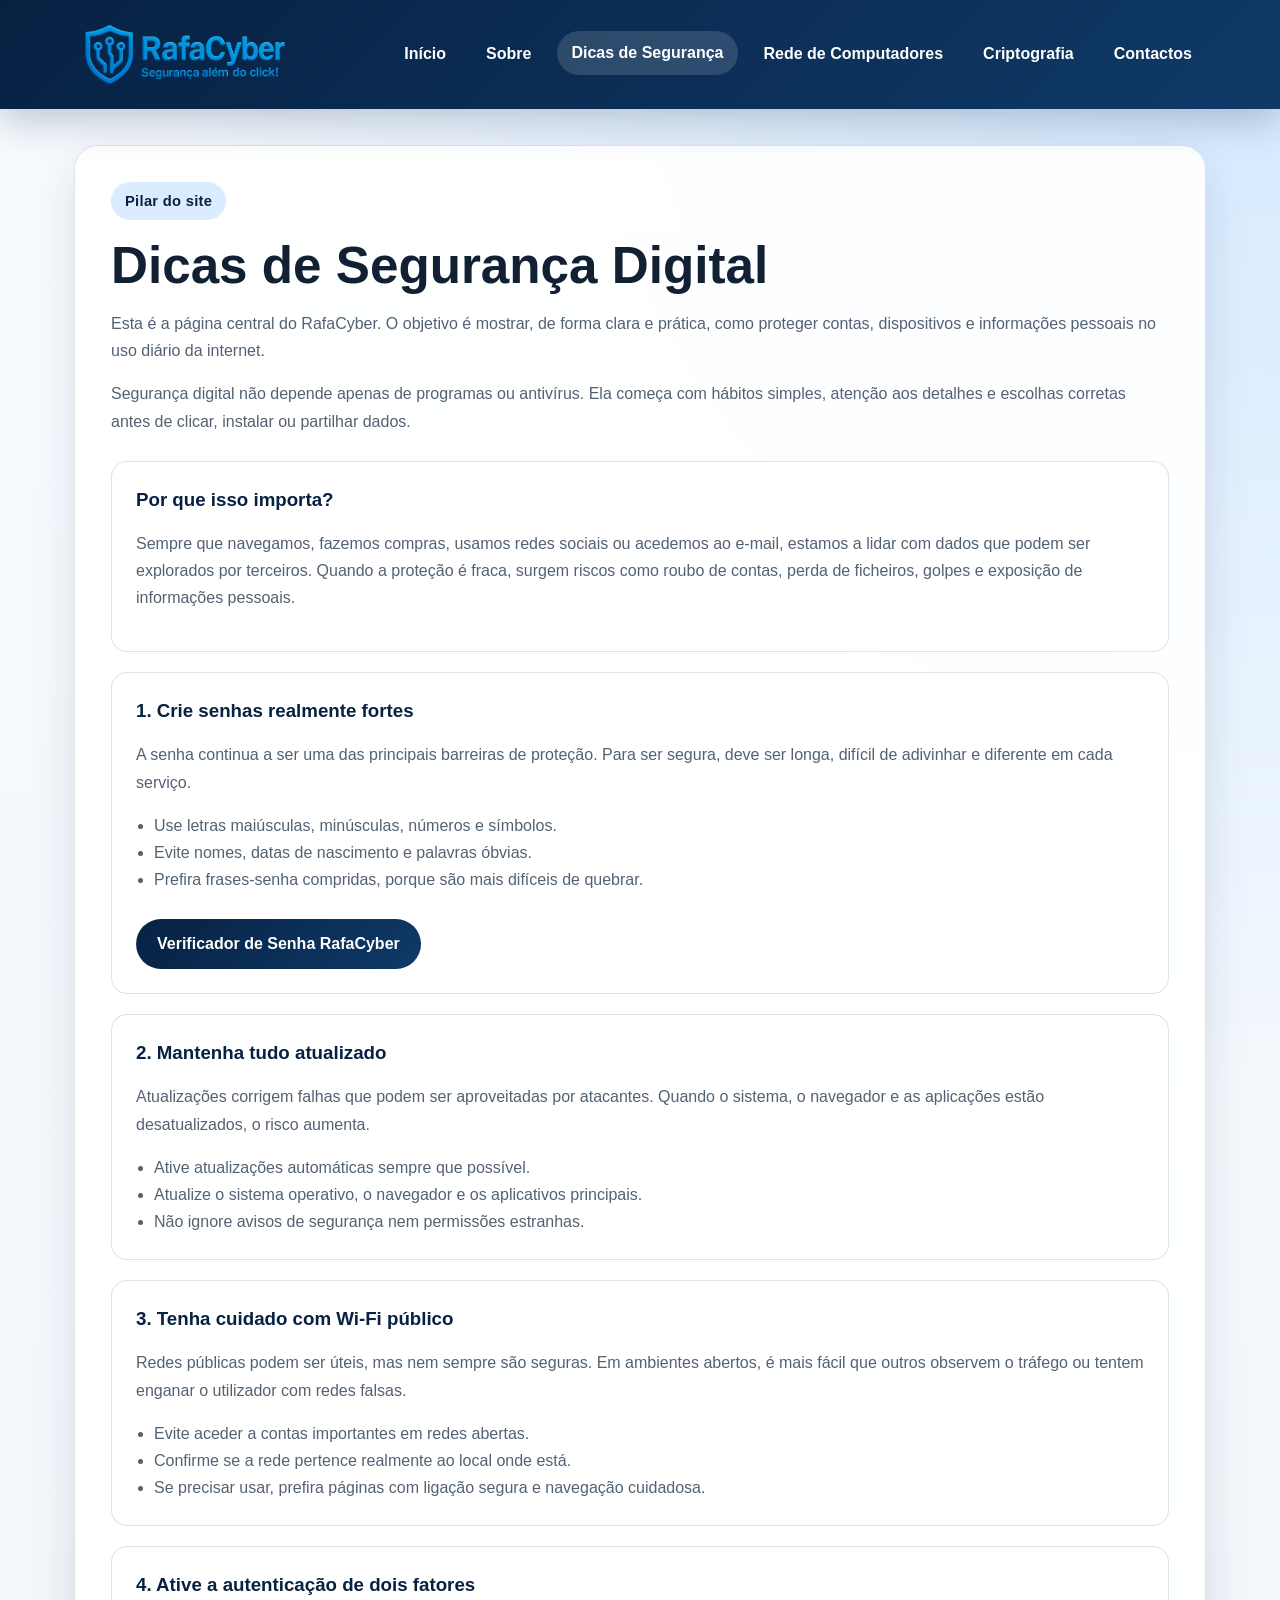
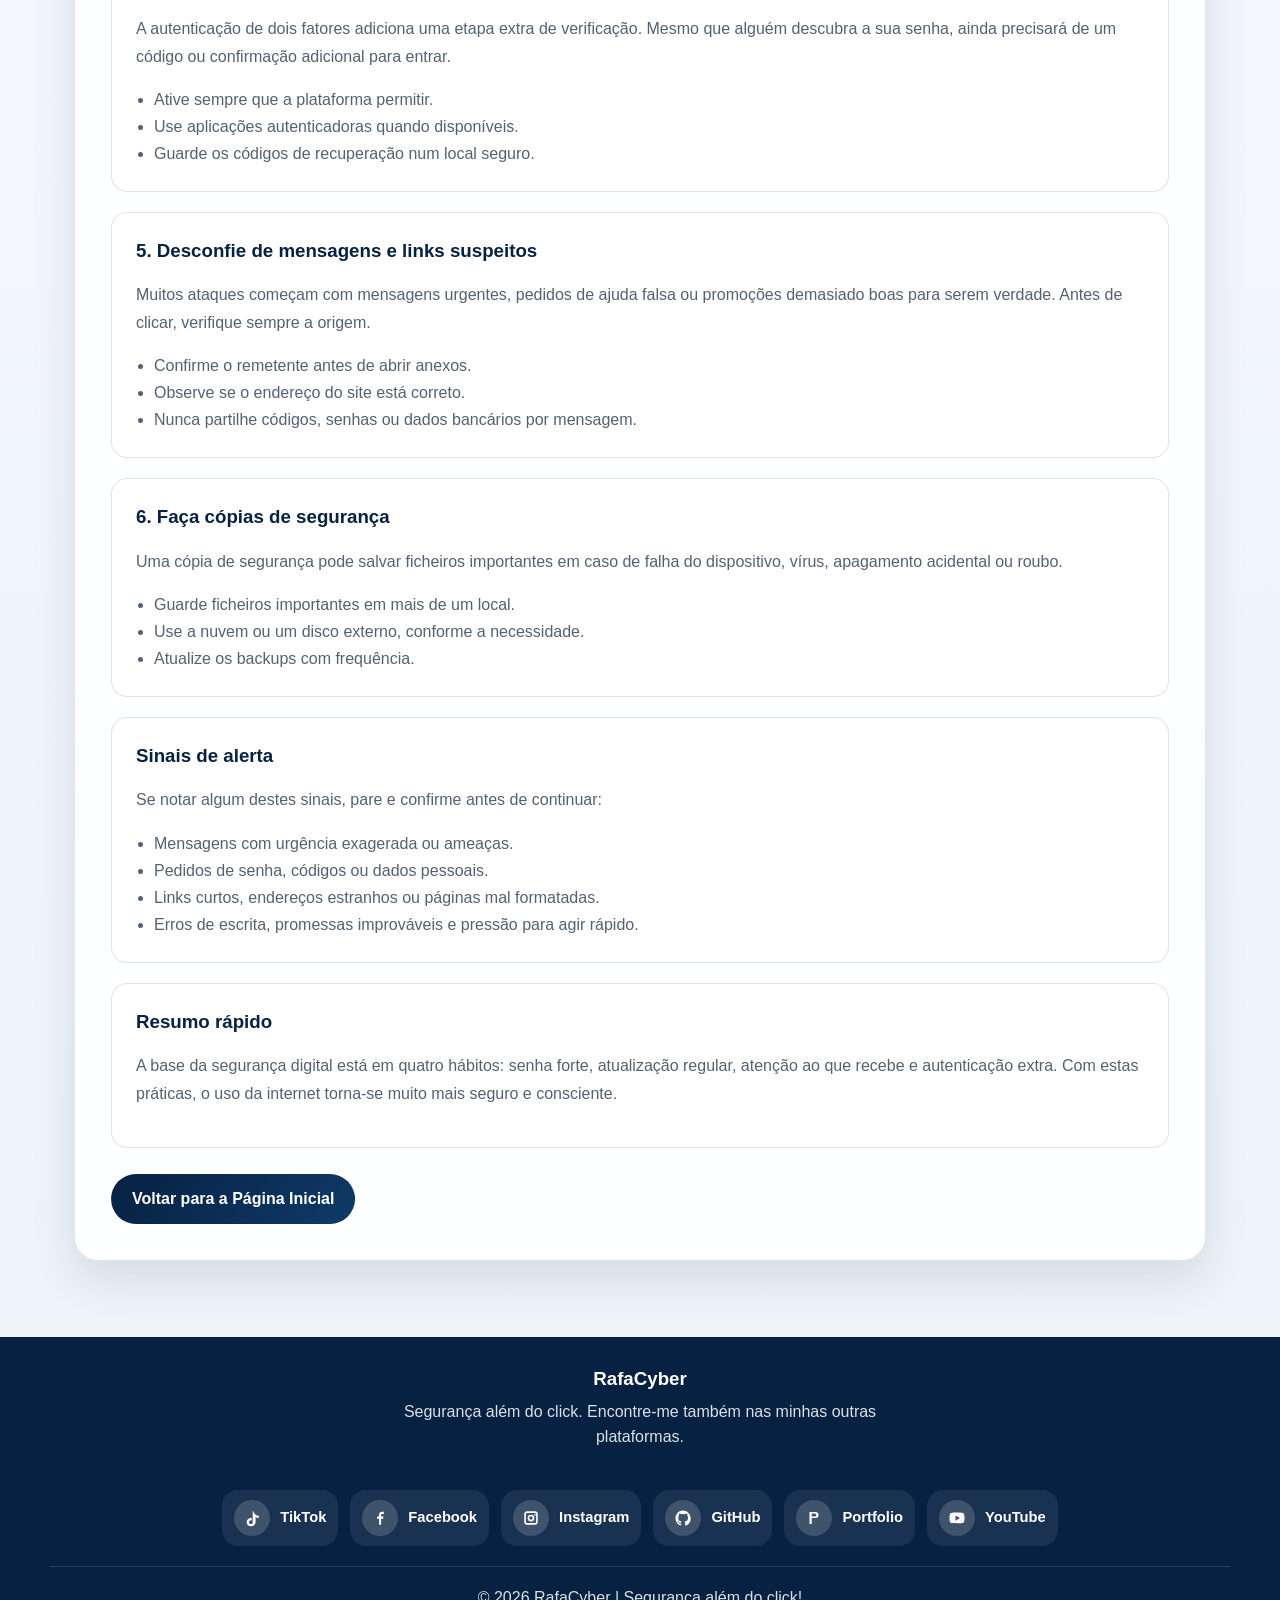
<file: dicasdeseguranaca.html>
<!DOCTYPE html>
<html lang="pt">
<head>
    <meta charset="UTF-8">
    <meta name="viewport" content="width=device-width, initial-scale=1.0">
    <title>Dicas de Segurança - RafaCyber</title>
    <link rel="icon" href="favicon.svg" type="image/svg+xml">
    <link rel="alternate icon" href="favicon.png" type="image/png">
    <link rel="stylesheet" href="style.css">
    <script src="script.js" defer></script>
</head>
<body>
    <header class="site-header">
        <div class="header-container">
            <div class="logo">
                <img src="img/logo.png" alt="Logo RafaCyber">
            </div>
            <button class="nav-toggle" type="button" aria-label="Abrir menu" aria-expanded="false" aria-controls="main-nav">
                <span></span>
                <span></span>
                <span></span>
            </button>
            <nav class="main-nav" id="main-nav">
                <a href="index.html">Início</a>
                <a href="sobre.html">Sobre</a>
                <a href="dicasdeseguranaca.html" class="is-active">Dicas de Segurança</a>
                <a href="Rede de Computadores.html">Rede de Computadores</a>
                <a href="criptografia.html">Criptografia</a>
                <a href="contactos.html">Contactos</a>
            </nav>
        </div>
    </header>

    <main class="page-main">
        <section class="page-card">
            <span class="eyebrow">Pilar do site</span>
            <h1>Dicas de Segurança Digital</h1>
            <p>
                Esta é a página central do RafaCyber. O objetivo é mostrar, de forma clara e prática,
                como proteger contas, dispositivos e informações pessoais no uso diário da internet.
            </p>
            <p>
                Segurança digital não depende apenas de programas ou antivírus. Ela começa com hábitos
                simples, atenção aos detalhes e escolhas corretas antes de clicar, instalar ou partilhar dados.
            </p>

            <div class="content-grid">
                <section class="section">
                    <h3>Por que isso importa?</h3>
                    <p>
                        Sempre que navegamos, fazemos compras, usamos redes sociais ou acedemos ao e-mail,
                        estamos a lidar com dados que podem ser explorados por terceiros. Quando a proteção é fraca,
                        surgem riscos como roubo de contas, perda de ficheiros, golpes e exposição de informações pessoais.
                    </p>
                </section>

                <section class="section">
                    <h3>1. Crie senhas realmente fortes</h3>
                    <p>
                        A senha continua a ser uma das principais barreiras de proteção. Para ser segura, deve ser longa,
                        difícil de adivinhar e diferente em cada serviço.
                    </p>
                    <ul class="feature-list">
                        <li>Use letras maiúsculas, minúsculas, números e símbolos.</li>
                        <li>Evite nomes, datas de nascimento e palavras óbvias.</li>
                        <li>Prefira frases-senha compridas, porque são mais difíceis de quebrar.</li>
                    </ul>
                    <div class="button-row">
                        <a href="https://rafacybertech.github.io/PasswordVerific/" class="btn" target="_blank" rel="noopener noreferrer">Verificador de Senha RafaCyber</a>
                    </div>
                </section>

                <section class="section">
                    <h3>2. Mantenha tudo atualizado</h3>
                    <p>
                        Atualizações corrigem falhas que podem ser aproveitadas por atacantes. Quando o sistema,
                        o navegador e as aplicações estão desatualizados, o risco aumenta.
                    </p>
                    <ul class="feature-list">
                        <li>Ative atualizações automáticas sempre que possível.</li>
                        <li>Atualize o sistema operativo, o navegador e os aplicativos principais.</li>
                        <li>Não ignore avisos de segurança nem permissões estranhas.</li>
                    </ul>
                </section>

                <section class="section">
                    <h3>3. Tenha cuidado com Wi-Fi público</h3>
                    <p>
                        Redes públicas podem ser úteis, mas nem sempre são seguras. Em ambientes abertos, é mais fácil
                        que outros observem o tráfego ou tentem enganar o utilizador com redes falsas.
                    </p>
                    <ul class="feature-list">
                        <li>Evite aceder a contas importantes em redes abertas.</li>
                        <li>Confirme se a rede pertence realmente ao local onde está.</li>
                        <li>Se precisar usar, prefira páginas com ligação segura e navegação cuidadosa.</li>
                    </ul>
                </section>

                <section class="section">
                    <h3>4. Ative a autenticação de dois fatores</h3>
                    <p>
                        A autenticação de dois fatores adiciona uma etapa extra de verificação. Mesmo que alguém descubra
                        a sua senha, ainda precisará de um código ou confirmação adicional para entrar.
                    </p>
                    <ul class="feature-list">
                        <li>Ative sempre que a plataforma permitir.</li>
                        <li>Use aplicações autenticadoras quando disponíveis.</li>
                        <li>Guarde os códigos de recuperação num local seguro.</li>
                    </ul>
                </section>

                <section class="section">
                    <h3>5. Desconfie de mensagens e links suspeitos</h3>
                    <p>
                        Muitos ataques começam com mensagens urgentes, pedidos de ajuda falsa ou promoções demasiado boas
                        para serem verdade. Antes de clicar, verifique sempre a origem.
                    </p>
                    <ul class="feature-list">
                        <li>Confirme o remetente antes de abrir anexos.</li>
                        <li>Observe se o endereço do site está correto.</li>
                        <li>Nunca partilhe códigos, senhas ou dados bancários por mensagem.</li>
                    </ul>
                </section>

                <section class="section">
                    <h3>6. Faça cópias de segurança</h3>
                    <p>
                        Uma cópia de segurança pode salvar ficheiros importantes em caso de falha do dispositivo,
                        vírus, apagamento acidental ou roubo.
                    </p>
                    <ul class="feature-list">
                        <li>Guarde ficheiros importantes em mais de um local.</li>
                        <li>Use a nuvem ou um disco externo, conforme a necessidade.</li>
                        <li>Atualize os backups com frequência.</li>
                    </ul>
                </section>

                <section class="section">
                    <h3>Sinais de alerta</h3>
                    <p>Se notar algum destes sinais, pare e confirme antes de continuar:</p>
                    <ul class="feature-list">
                        <li>Mensagens com urgência exagerada ou ameaças.</li>
                        <li>Pedidos de senha, códigos ou dados pessoais.</li>
                        <li>Links curtos, endereços estranhos ou páginas mal formatadas.</li>
                        <li>Erros de escrita, promessas improváveis e pressão para agir rápido.</li>
                    </ul>
                </section>

                <section class="section">
                    <h3>Resumo rápido</h3>
                    <p>
                        A base da segurança digital está em quatro hábitos: senha forte, atualização regular,
                        atenção ao que recebe e autenticação extra. Com estas práticas, o uso da internet torna-se
                        muito mais seguro e consciente.
                    </p>
                </section>
            </div>

            <div class="button-row">
                <a href="index.html" class="btn">Voltar para a Página Inicial</a>
            </div>
        </section>
    </main>

    <footer class="site-footer">
        <div class="container site-footer-grid">
            <section class="footer-brand">
                <h3>RafaCyber</h3>
                <p>Segurança além do click. Encontre-me também nas minhas outras plataformas.</p>
            </section>

            <section class="footer-nav"></section>

            <section class="footer-socials">
                <a href="https://www.tiktok.com/@rafiqueeusebionor" class="social-link" target="_blank" rel="noopener noreferrer">
                    <span class="social-icon" aria-hidden="true">
                        <svg viewBox="0 0 24 24"><path d="M14 3c.2 1.7 1.1 3.2 2.4 4.3 1.3 1 2.9 1.6 4.6 1.7v3.1c-1.5-.1-3-.5-4.3-1.2v6.3c0 3.3-2.7 5.8-6.1 5.8-3.2 0-5.8-2.3-5.8-5.4 0-3.3 2.7-5.6 6-5.6.3 0 .6 0 .9.1v3.1a3.7 3.7 0 0 0-.9-.1c-1.5 0-2.8 1-2.8 2.5 0 1.4 1.1 2.4 2.6 2.4 1.7 0 2.4-1.1 2.4-2.7V3h3z"></path></svg>
                    </span>
                    <span class="social-label">
                        <span class="social-name">TikTok</span>
                    </span>
                </a>
                <a href="https://www.facebook.com/profile.php?id=61552410900666" class="social-link" target="_blank" rel="noopener noreferrer">
                    <span class="social-icon" aria-hidden="true">
                        <svg viewBox="0 0 24 24"><path d="M13.5 21v-8h2.7l.4-3h-3.1V8.1c0-.9.3-1.6 1.7-1.6H17V3.8c-.3 0-1.2-.1-2.3-.1-2.3 0-3.9 1.4-3.9 4V10H8v3h2.8v8h2.7z"></path></svg>
                    </span>
                    <span class="social-label">
                        <span class="social-name">Facebook</span>
                    </span>
                </a>
                <a href="https://www.instagram.com/rafacyber" class="social-link" target="_blank" rel="noopener noreferrer">
                    <span class="social-icon" aria-hidden="true">
                        <svg viewBox="0 0 24 24"><path d="M7 3h10a4 4 0 0 1 4 4v10a4 4 0 0 1-4 4H7a4 4 0 0 1-4-4V7a4 4 0 0 1 4-4zm0 2.2A1.8 1.8 0 0 0 5.2 7v10c0 1 .8 1.8 1.8 1.8h10c1 0 1.8-.8 1.8-1.8V7c0-1-.8-1.8-1.8-1.8H7zm10.3 1.6a1.1 1.1 0 1 1 0 2.2 1.1 1.1 0 0 1 0-2.2zM12 7.5A4.5 4.5 0 1 1 7.5 12 4.5 4.5 0 0 1 12 7.5zm0 2.2A2.3 2.3 0 1 0 14.3 12 2.3 2.3 0 0 0 12 9.7z"></path></svg>
                    </span>
                    <span class="social-label">
                        <span class="social-name">Instagram</span>
                    </span>
                </a>
                <a href="https://github.com/RafaCyberTech" class="social-link" target="_blank" rel="noopener noreferrer">
                    <span class="social-icon" aria-hidden="true">
                        <svg viewBox="0 0 24 24"><path d="M12 2C6.5 2 2 6.6 2 12.2c0 4.5 2.9 8.3 6.8 9.6.5.1.7-.2.7-.5v-1.9c-2.8.6-3.4-1.2-3.4-1.2-.4-1.2-1.1-1.5-1.1-1.5-.9-.6 0-.6 0-.6 1 .1 1.6 1.1 1.6 1.1.9 1.6 2.4 1.1 3 .8.1-.7.4-1.1.7-1.4-2.2-.3-4.6-1.1-4.6-5.1 0-1.1.4-2 1-2.7-.1-.3-.4-1.3.1-2.7 0 0 .9-.3 2.8 1a9.8 9.8 0 0 1 5.2 0c2-1.3 2.8-1 2.8-1 .6 1.4.2 2.4.1 2.7.7.7 1 1.6 1 2.7 0 4-2.4 4.8-4.7 5.1.4.3.8 1 .8 2v3c0 .3.2.6.7.5 3.9-1.3 6.8-5.1 6.8-9.6C22 6.6 17.5 2 12 2z"></path></svg>
                    </span>
                    <span class="social-label">
                        <span class="social-name">GitHub</span>
                    </span>
                </a>
                <a href="https://RafaCyberTech.github.io/Portfolio/" class="social-link" target="_blank" rel="noopener noreferrer">
                    <span class="social-icon" aria-hidden="true">
                        <svg viewBox="0 0 24 24"><path d="M6 4h8a4 4 0 0 1 0 8H9v8H6V4zm3 2v4h4a2 2 0 0 0 0-4H9z"></path></svg>
                    </span>
                    <span class="social-label">
                        <span class="social-name">Portfolio</span>
                    </span>
                </a>
                <a href="#" class="social-link">
                    <span class="social-icon" aria-hidden="true">
                        <svg viewBox="0 0 24 24"><path d="M21.6 7.2a2.8 2.8 0 0 0-2-2C17.8 4.7 12 4.7 12 4.7s-5.8 0-7.6.5a2.8 2.8 0 0 0-2 2A29 29 0 0 0 2 12a29 29 0 0 0 .4 4.8 2.8 2.8 0 0 0 2 2c1.8.5 7.6.5 7.6.5s5.8 0 7.6-.5a2.8 2.8 0 0 0 2-2A29 29 0 0 0 22 12a29 29 0 0 0-.4-4.8zM10 15.5v-7l6 3.5-6 3.5z"></path></svg>
                    </span>
                    <span class="social-label">
                        <span class="social-name">YouTube</span>
                    </span>
                </a>
            </section>
        </div>
        <div class="container footer-bottom">
            <p>&copy; 2026 RafaCyber | Segurança além do click!</p>
        </div>
    </footer>
</body>
</html>
</file>
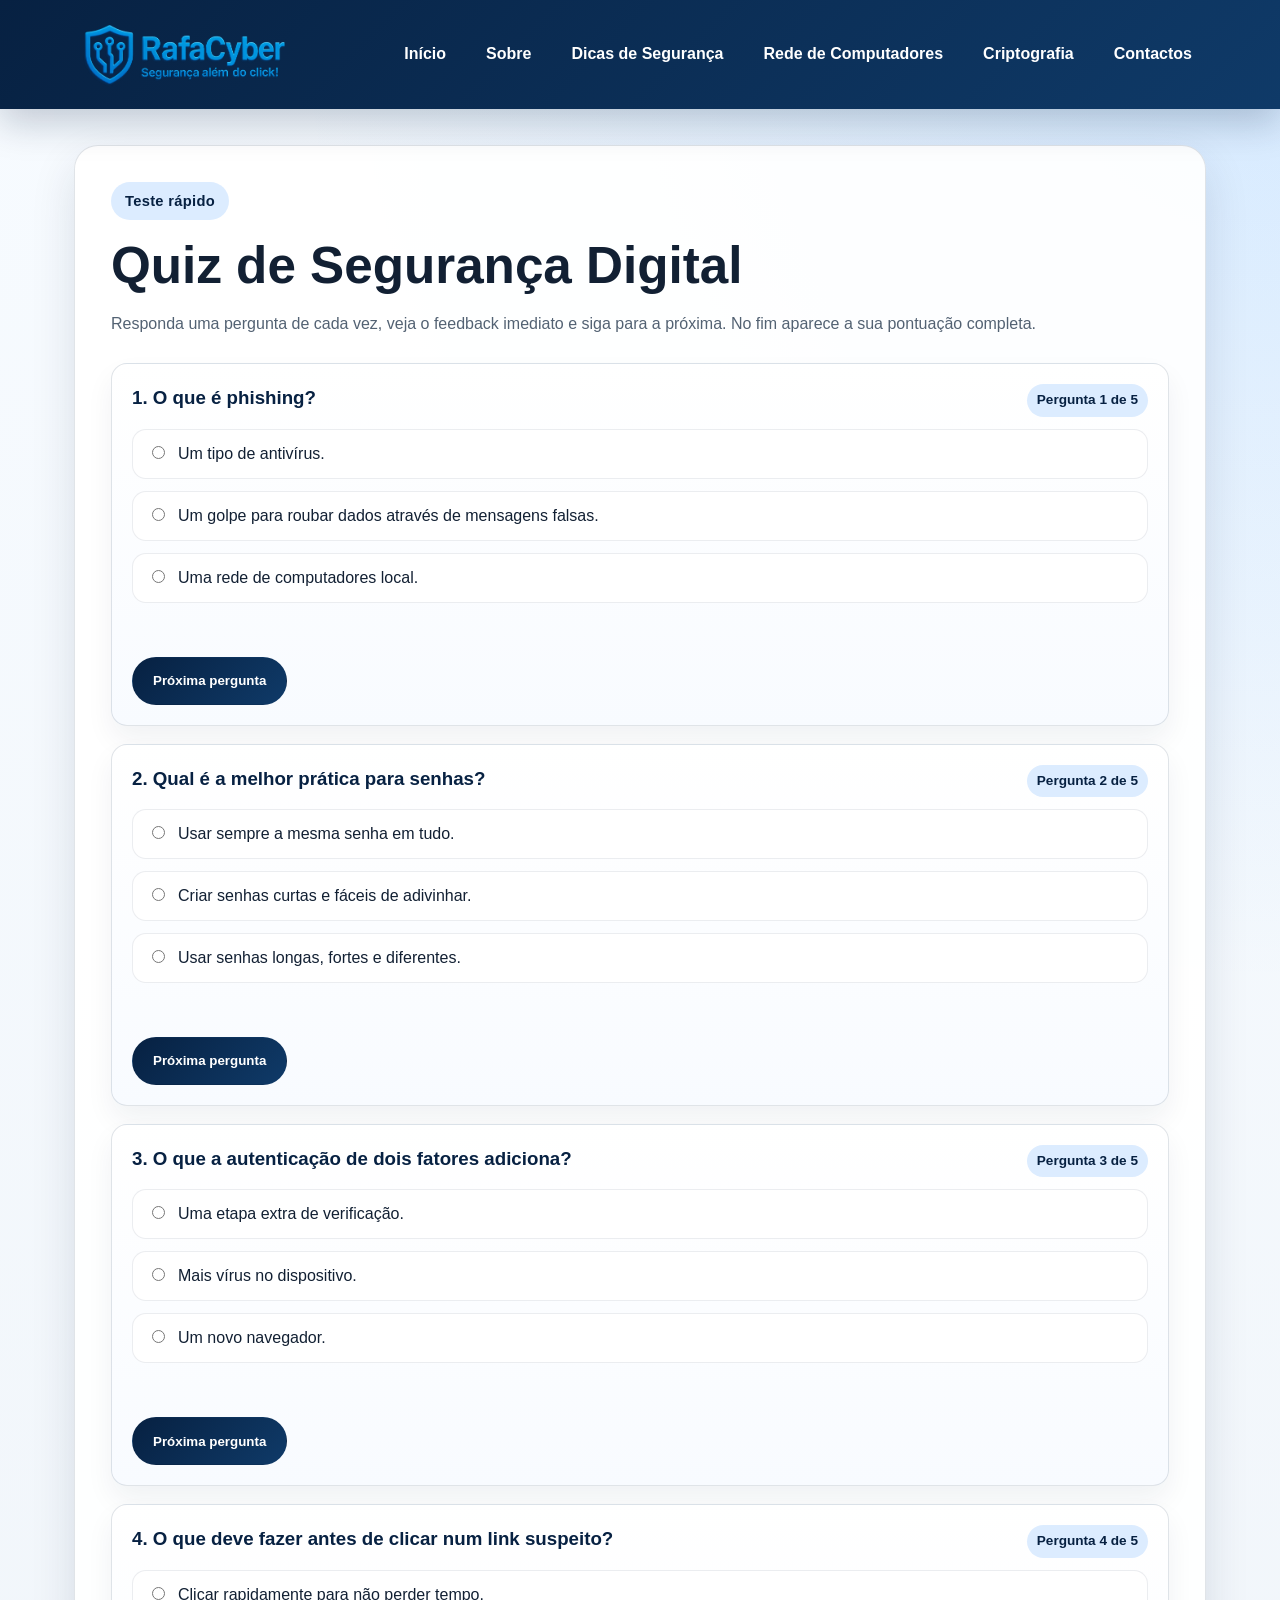
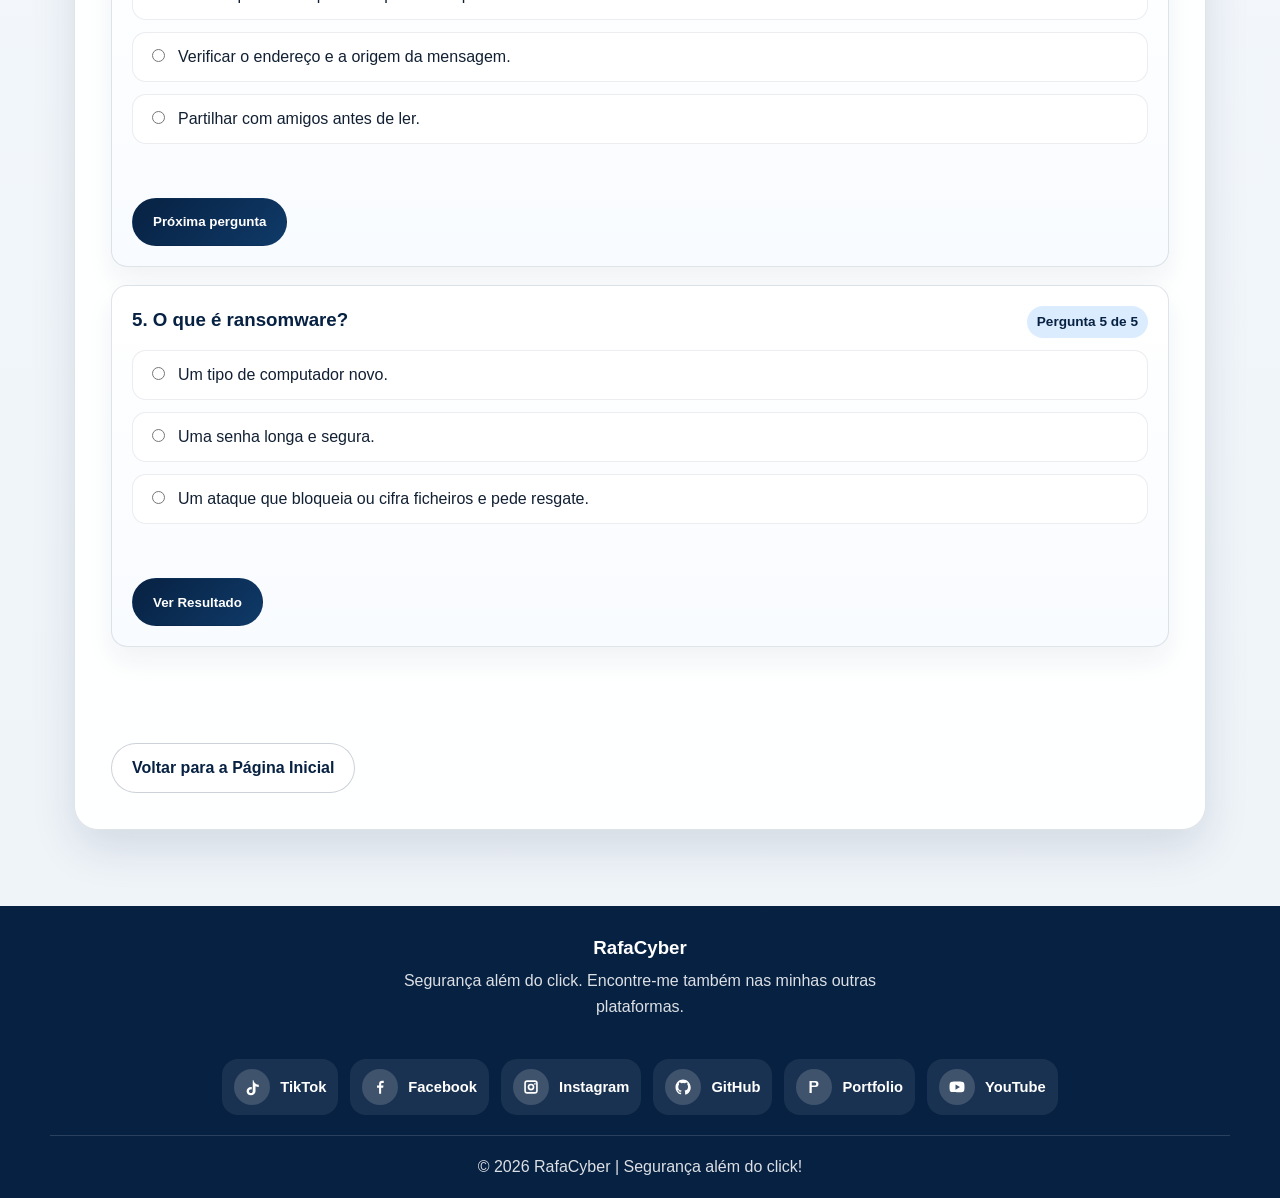
<file: faq.html>
<!DOCTYPE html>
<html lang="pt">
<head>
    <meta charset="UTF-8">
    <meta name="viewport" content="width=device-width, initial-scale=1.0">
    <title>Quiz - RafaCyber</title>
    <link rel="icon" href="favicon.svg" type="image/svg+xml">
    <link rel="alternate icon" href="favicon.png" type="image/png">
    <link rel="stylesheet" href="style.css">
    <script src="script.js" defer></script>
</head>
<body>
    <header class="site-header">
        <div class="header-container">
            <div class="logo">
                <img src="img/logo.png" alt="Logo RafaCyber">
            </div>
            <button class="nav-toggle" type="button" aria-label="Abrir menu" aria-expanded="false" aria-controls="main-nav">
                <span></span>
                <span></span>
                <span></span>
            </button>
            <nav class="main-nav" id="main-nav">
                <a href="index.html">Início</a>
                <a href="sobre.html">Sobre</a>
                <a href="dicasdeseguranaca.html">Dicas de Segurança</a>
                <a href="Rede de Computadores.html">Rede de Computadores</a>
                <a href="criptografia.html">Criptografia</a>
                <a href="contactos.html">Contactos</a>
            </nav>
        </div>
    </header>

    <main class="page-main">
        <section class="page-card">
            <span class="eyebrow">Teste rápido</span>
            <h1>Quiz de Segurança Digital</h1>
            <p>
                Responda uma pergunta de cada vez, veja o feedback imediato e siga para a próxima.
                No fim aparece a sua pontuação completa.
            </p>

            <form id="security-quiz" class="quiz-form">
                <div class="quiz-step quiz-question is-active" data-answer="b">
                    <div class="quiz-step-header">
                        <h3>1. O que é phishing?</h3>
                        <span class="quiz-progress">Pergunta 1 de 5</span>
                    </div>
                    <label class="quiz-option"><input type="radio" name="q1" value="a"> Um tipo de antivírus.</label>
                    <label class="quiz-option"><input type="radio" name="q1" value="b"> Um golpe para roubar dados através de mensagens falsas.</label>
                    <label class="quiz-option"><input type="radio" name="q1" value="c"> Uma rede de computadores local.</label>
                    <div class="quiz-feedback" aria-live="polite"></div>
                    <div class="quiz-actions">
                        <button type="button" class="btn quiz-next">Próxima pergunta</button>
                    </div>
                </div>

                <div class="quiz-step quiz-question" data-answer="c">
                    <div class="quiz-step-header">
                        <h3>2. Qual é a melhor prática para senhas?</h3>
                        <span class="quiz-progress">Pergunta 2 de 5</span>
                    </div>
                    <label class="quiz-option"><input type="radio" name="q2" value="a"> Usar sempre a mesma senha em tudo.</label>
                    <label class="quiz-option"><input type="radio" name="q2" value="b"> Criar senhas curtas e fáceis de adivinhar.</label>
                    <label class="quiz-option"><input type="radio" name="q2" value="c"> Usar senhas longas, fortes e diferentes.</label>
                    <div class="quiz-feedback" aria-live="polite"></div>
                    <div class="quiz-actions">
                        <button type="button" class="btn quiz-next">Próxima pergunta</button>
                    </div>
                </div>

                <div class="quiz-step quiz-question" data-answer="a">
                    <div class="quiz-step-header">
                        <h3>3. O que a autenticação de dois fatores adiciona?</h3>
                        <span class="quiz-progress">Pergunta 3 de 5</span>
                    </div>
                    <label class="quiz-option"><input type="radio" name="q3" value="a"> Uma etapa extra de verificação.</label>
                    <label class="quiz-option"><input type="radio" name="q3" value="b"> Mais vírus no dispositivo.</label>
                    <label class="quiz-option"><input type="radio" name="q3" value="c"> Um novo navegador.</label>
                    <div class="quiz-feedback" aria-live="polite"></div>
                    <div class="quiz-actions">
                        <button type="button" class="btn quiz-next">Próxima pergunta</button>
                    </div>
                </div>

                <div class="quiz-step quiz-question" data-answer="b">
                    <div class="quiz-step-header">
                        <h3>4. O que deve fazer antes de clicar num link suspeito?</h3>
                        <span class="quiz-progress">Pergunta 4 de 5</span>
                    </div>
                    <label class="quiz-option"><input type="radio" name="q4" value="a"> Clicar rapidamente para não perder tempo.</label>
                    <label class="quiz-option"><input type="radio" name="q4" value="b"> Verificar o endereço e a origem da mensagem.</label>
                    <label class="quiz-option"><input type="radio" name="q4" value="c"> Partilhar com amigos antes de ler.</label>
                    <div class="quiz-feedback" aria-live="polite"></div>
                    <div class="quiz-actions">
                        <button type="button" class="btn quiz-next">Próxima pergunta</button>
                    </div>
                </div>

                <div class="quiz-step quiz-question" data-answer="c">
                    <div class="quiz-step-header">
                        <h3>5. O que é ransomware?</h3>
                        <span class="quiz-progress">Pergunta 5 de 5</span>
                    </div>
                    <label class="quiz-option"><input type="radio" name="q5" value="a"> Um tipo de computador novo.</label>
                    <label class="quiz-option"><input type="radio" name="q5" value="b"> Uma senha longa e segura.</label>
                    <label class="quiz-option"><input type="radio" name="q5" value="c"> Um ataque que bloqueia ou cifra ficheiros e pede resgate.</label>
                    <div class="quiz-feedback" aria-live="polite"></div>
                    <div class="quiz-actions">
                        <button type="submit" class="btn">Ver Resultado</button>
                    </div>
                </div>

                <div id="quiz-result" class="quiz-result" aria-live="polite"></div>
            </form>

            <div class="button-row">
                <a href="index.html" class="btn btn-secondary">Voltar para a Página Inicial</a>
            </div>
        </section>
    </main>

    <footer class="site-footer">
        <div class="container site-footer-grid">
            <section class="footer-brand">
                <h3>RafaCyber</h3>
                <p>Segurança além do click. Encontre-me também nas minhas outras plataformas.</p>
            </section>

            <section class="footer-nav"></section>

            <section class="footer-socials">
                <a href="https://www.tiktok.com/@rafiqueeusebionor" class="social-link" target="_blank" rel="noopener noreferrer">
                    <span class="social-icon" aria-hidden="true">
                        <svg viewBox="0 0 24 24"><path d="M14 3c.2 1.7 1.1 3.2 2.4 4.3 1.3 1 2.9 1.6 4.6 1.7v3.1c-1.5-.1-3-.5-4.3-1.2v6.3c0 3.3-2.7 5.8-6.1 5.8-3.2 0-5.8-2.3-5.8-5.4 0-3.3 2.7-5.6 6-5.6.3 0 .6 0 .9.1v3.1a3.7 3.7 0 0 0-.9-.1c-1.5 0-2.8 1-2.8 2.5 0 1.4 1.1 2.4 2.6 2.4 1.7 0 2.4-1.1 2.4-2.7V3h3z"></path></svg>
                    </span>
                    <span class="social-label"><span class="social-name">TikTok</span></span>
                </a>
                <a href="https://www.facebook.com/profile.php?id=61552410900666" class="social-link" target="_blank" rel="noopener noreferrer">
                    <span class="social-icon" aria-hidden="true">
                        <svg viewBox="0 0 24 24"><path d="M13.5 21v-8h2.7l.4-3h-3.1V8.1c0-.9.3-1.6 1.7-1.6H17V3.8c-.3 0-1.2-.1-2.3-.1-2.3 0-3.9 1.4-3.9 4V10H8v3h2.8v8h2.7z"></path></svg>
                    </span>
                    <span class="social-label"><span class="social-name">Facebook</span></span>
                </a>
                <a href="https://www.instagram.com/rafacyber" class="social-link" target="_blank" rel="noopener noreferrer">
                    <span class="social-icon" aria-hidden="true">
                        <svg viewBox="0 0 24 24"><path d="M7 3h10a4 4 0 0 1 4 4v10a4 4 0 0 1-4 4H7a4 4 0 0 1-4-4V7a4 4 0 0 1 4-4zm0 2.2A1.8 1.8 0 0 0 5.2 7v10c0 1 .8 1.8 1.8 1.8h10c1 0 1.8-.8 1.8-1.8V7c0-1-.8-1.8-1.8-1.8H7zm10.3 1.6a1.1 1.1 0 1 1 0 2.2 1.1 1.1 0 0 1 0-2.2zM12 7.5A4.5 4.5 0 1 1 7.5 12 4.5 4.5 0 0 1 12 7.5zm0 2.2A2.3 2.3 0 1 0 14.3 12 2.3 2.3 0 0 0 12 9.7z"></path></svg>
                    </span>
                    <span class="social-label"><span class="social-name">Instagram</span></span>
                </a>
                <a href="https://github.com/RafaCyberTech" class="social-link" target="_blank" rel="noopener noreferrer">
                    <span class="social-icon" aria-hidden="true">
                        <svg viewBox="0 0 24 24"><path d="M12 2C6.5 2 2 6.6 2 12.2c0 4.5 2.9 8.3 6.8 9.6.5.1.7-.2.7-.5v-1.9c-2.8.6-3.4-1.2-3.4-1.2-.4-1.2-1.1-1.5-1.1-1.5-.9-.6 0-.6 0-.6 1 .1 1.6 1.1 1.6 1.1.9 1.6 2.4 1.1 3 .8.1-.7.4-1.1.7-1.4-2.2-.3-4.6-1.1-4.6-5.1 0-1.1.4-2 1-2.7-.1-.3-.4-1.3.1-2.7 0 0 .9-.3 2.8 1a9.8 9.8 0 0 1 5.2 0c2-1.3 2.8-1 2.8-1 .6 1.4.2 2.4.1 2.7.7.7 1 1.6 1 2.7 0 4-2.4 4.8-4.7 5.1.4.3.8 1 .8 2v3c0 .3.2.6.7.5 3.9-1.3 6.8-5.1 6.8-9.6C22 6.6 17.5 2 12 2z"></path></svg>
                    </span>
                    <span class="social-label"><span class="social-name">GitHub</span></span>
                </a>
                <a href="https://RafaCyberTech.github.io/Portfolio/" class="social-link" target="_blank" rel="noopener noreferrer">
                    <span class="social-icon" aria-hidden="true">
                        <svg viewBox="0 0 24 24"><path d="M6 4h8a4 4 0 0 1 0 8H9v8H6V4zm3 2v4h4a2 2 0 0 0 0-4H9z"></path></svg>
                    </span>
                    <span class="social-label"><span class="social-name">Portfolio</span></span>
                </a>
                <a href="#" class="social-link">
                    <span class="social-icon" aria-hidden="true">
                        <svg viewBox="0 0 24 24"><path d="M21.6 7.2a2.8 2.8 0 0 0-2-2C17.8 4.7 12 4.7 12 4.7s-5.8 0-7.6.5a2.8 2.8 0 0 0-2 2A29 29 0 0 0 2 12a29 29 0 0 0 .4 4.8 2.8 2.8 0 0 0 2 2c1.8.5 7.6.5 7.6.5s5.8 0 7.6-.5a2.8 2.8 0 0 0 2-2A29 29 0 0 0 22 12a29 29 0 0 0-.4-4.8zM10 15.5v-7l6 3.5-6 3.5z"></path></svg>
                    </span>
                    <span class="social-label"><span class="social-name">YouTube</span></span>
                </a>
            </section>
        </div>
        <div class="container footer-bottom">
            <p>&copy; 2026 RafaCyber | Segurança além do click!</p>
        </div>
    </footer>
</body>
</html>
</file>
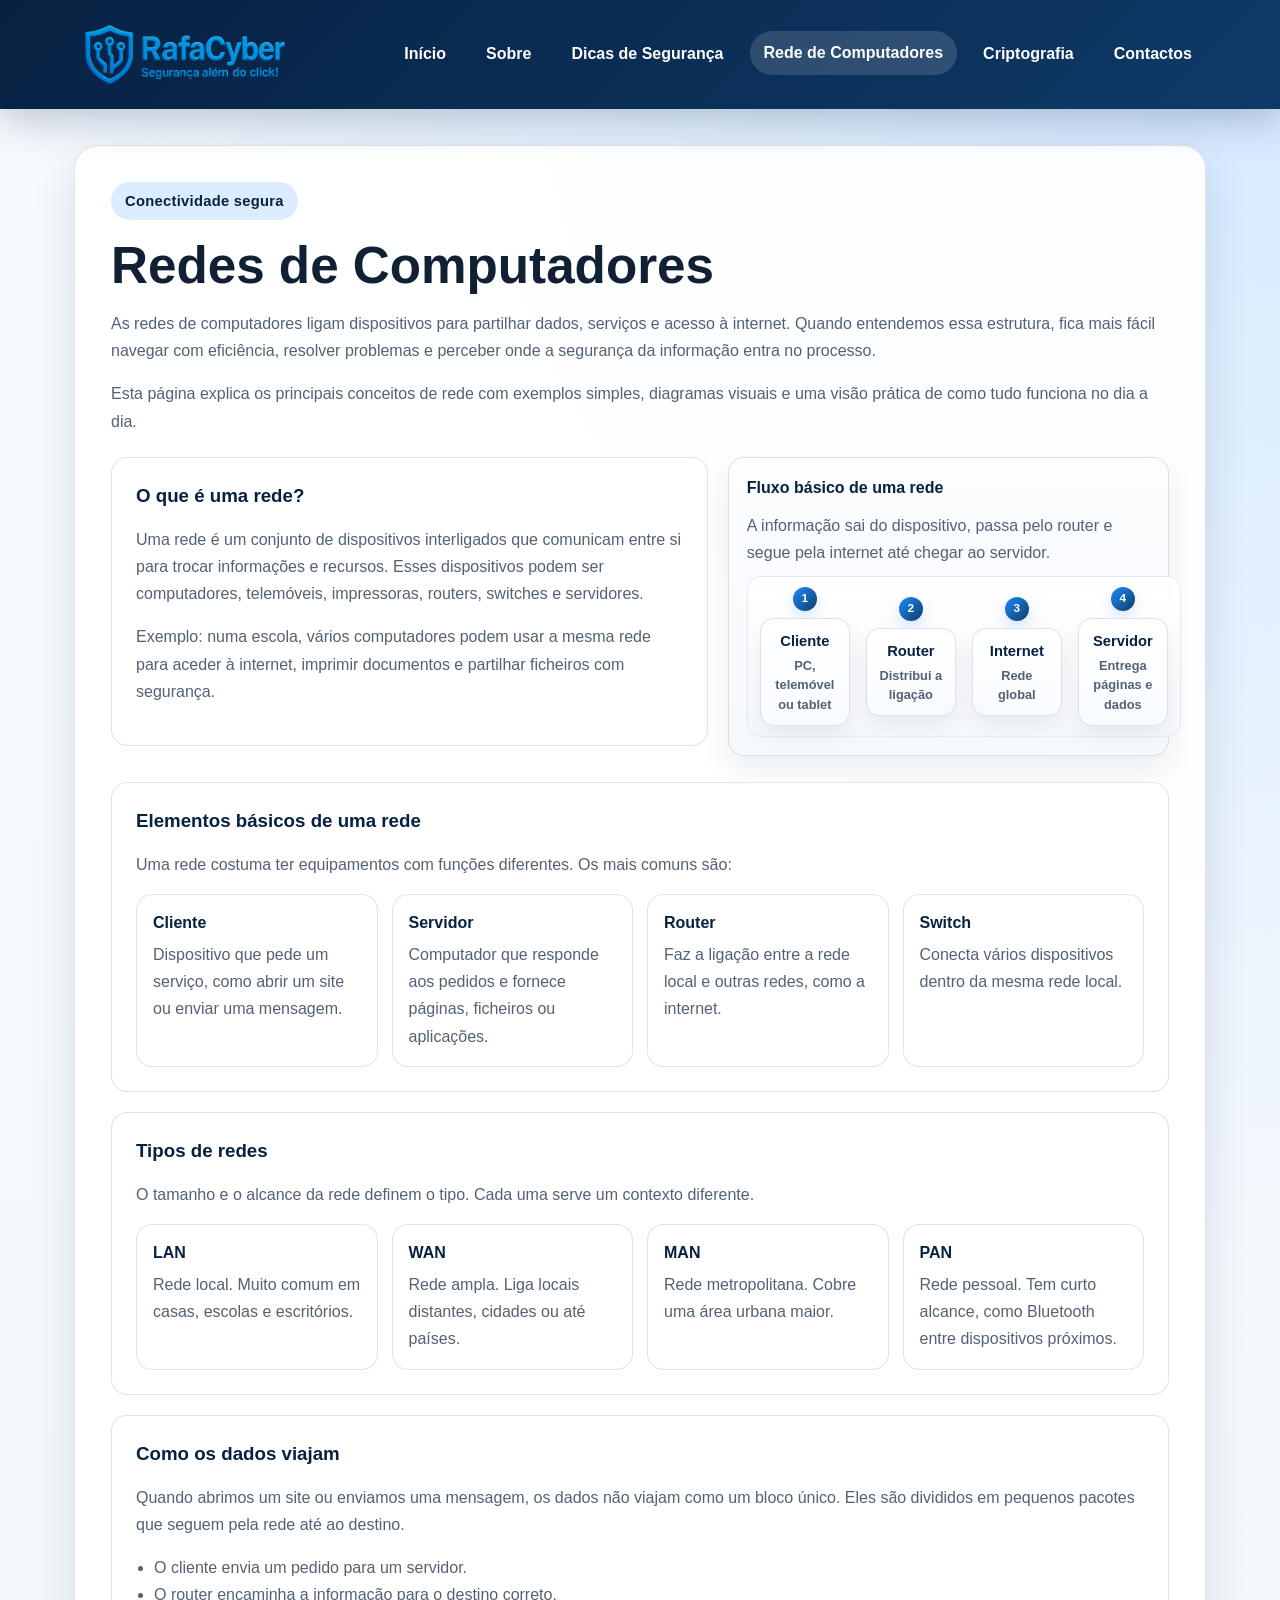
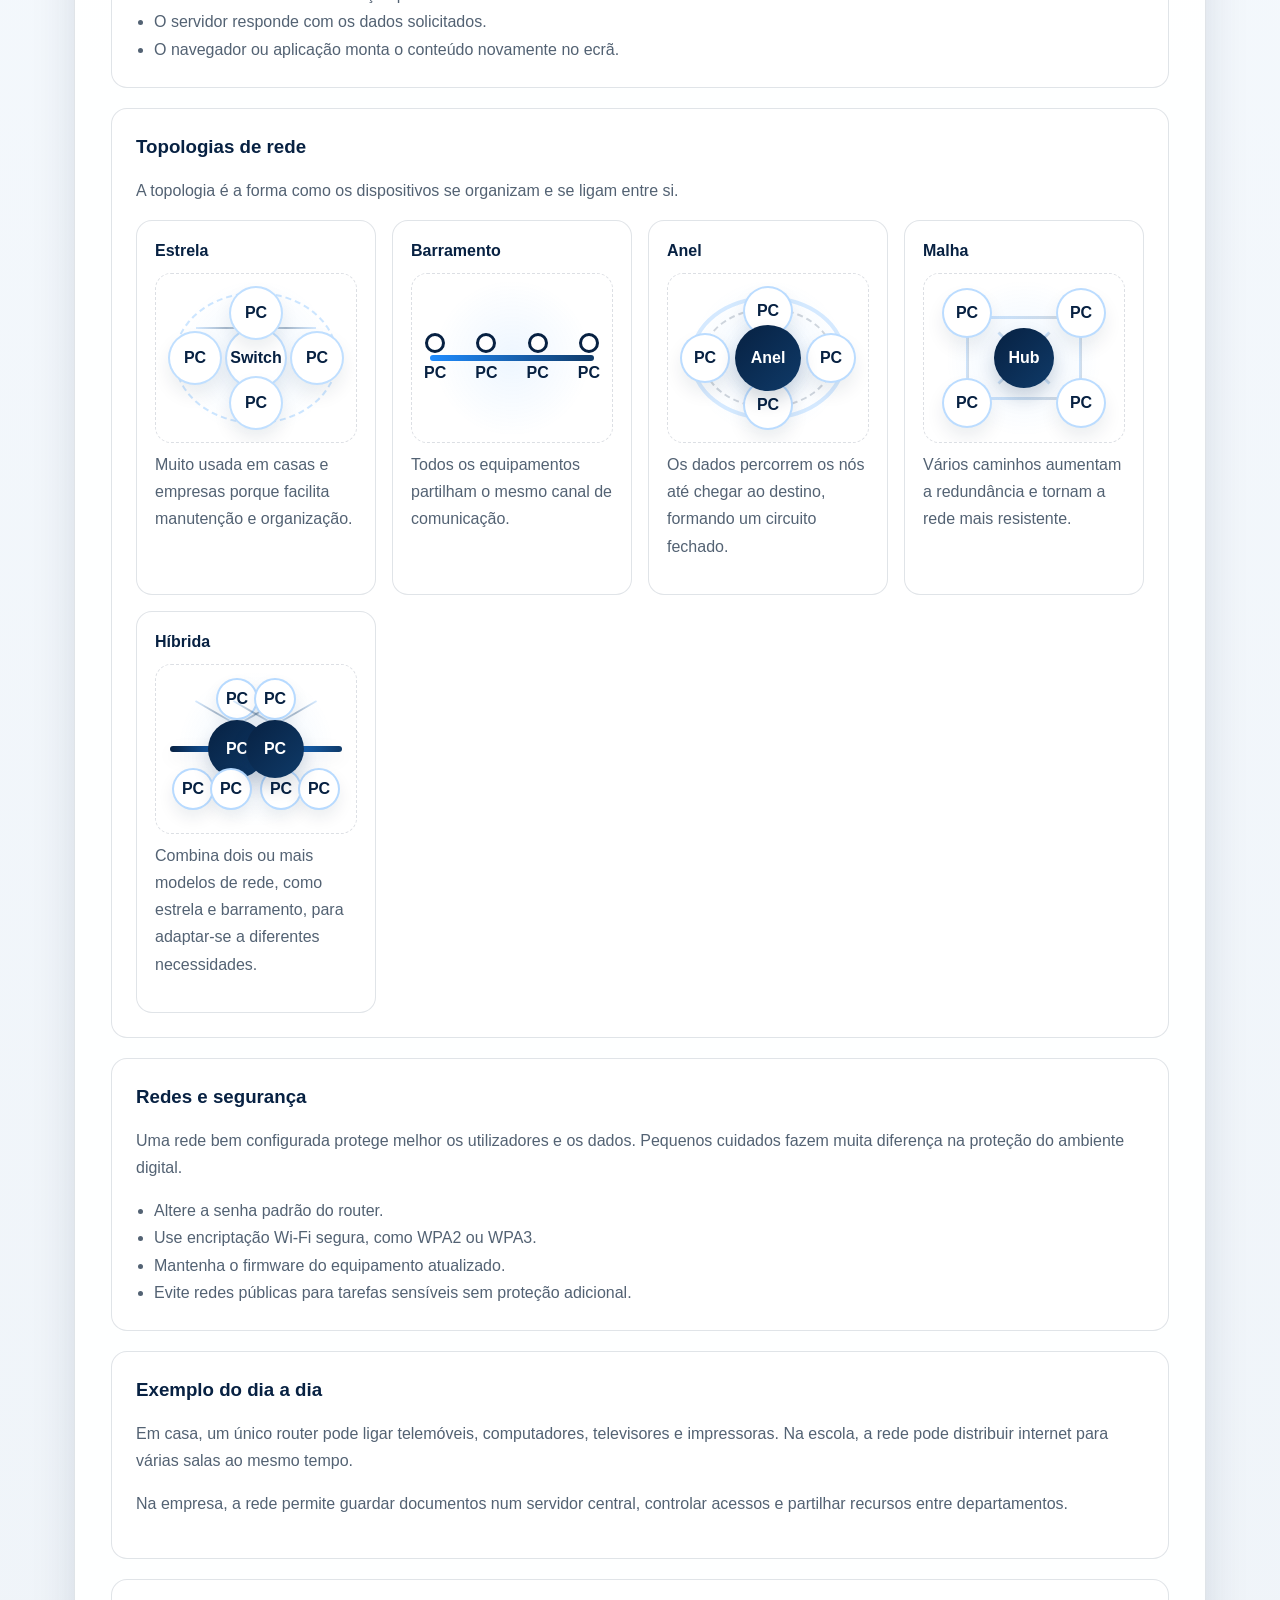
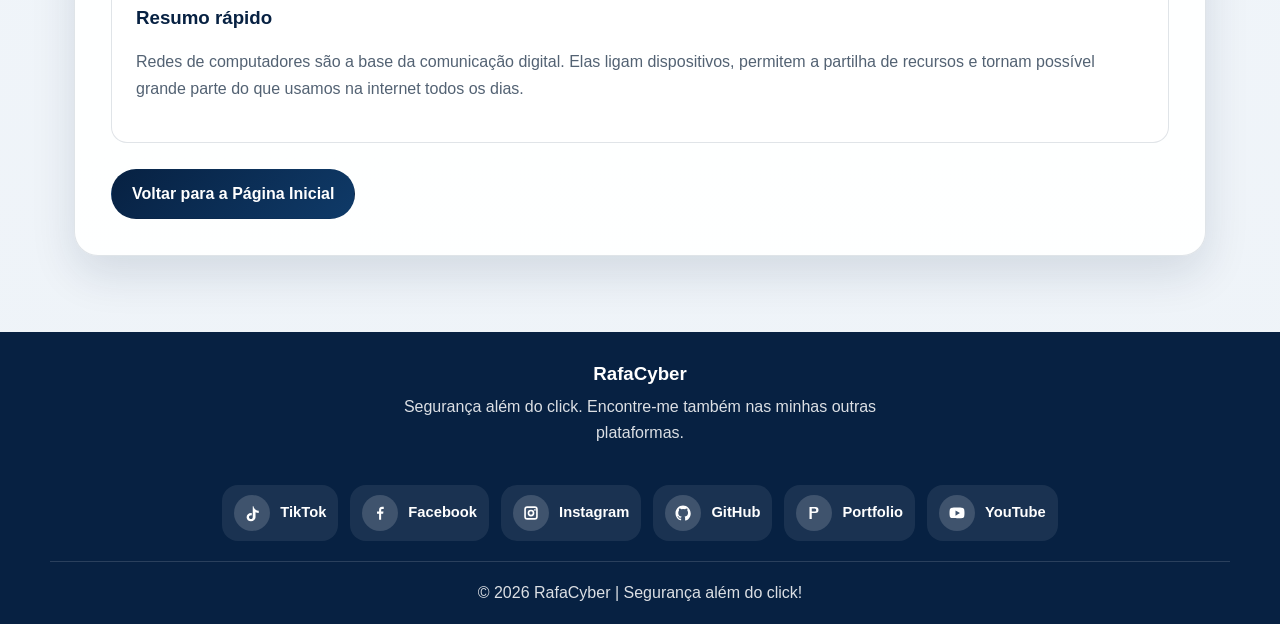
<file: Rede de Computadores.html>
<!DOCTYPE html>
<html lang="pt">
<head>
    <meta charset="UTF-8">
    <meta name="viewport" content="width=device-width, initial-scale=1.0">
    <title>Redes de Computadores - RafaCyber</title>
    <link rel="icon" href="favicon.svg" type="image/svg+xml">
    <link rel="alternate icon" href="favicon.png" type="image/png">
    <link rel="stylesheet" href="style.css">
    <script src="script.js" defer></script>
</head>
<body>
    <header class="site-header">
        <div class="header-container">
            <div class="logo">
                <img src="img/logo.png" alt="Logo RafaCyber">
            </div>
            <button class="nav-toggle" type="button" aria-label="Abrir menu" aria-expanded="false" aria-controls="main-nav">
                <span></span>
                <span></span>
                <span></span>
            </button>
            <nav class="main-nav" id="main-nav">
                <a href="index.html">Início</a>
                <a href="sobre.html">Sobre</a>
                <a href="dicasdeseguranaca.html">Dicas de Segurança</a>
                <a href="Rede de Computadores.html" class="is-active">Rede de Computadores</a>
                <a href="criptografia.html">Criptografia</a>
                <a href="contactos.html">Contactos</a>
            </nav>
        </div>
    </header>

    <main class="page-main">
        <section class="page-card">
            <span class="eyebrow">Conectividade segura</span>
            <h1>Redes de Computadores</h1>
            <p>
                As redes de computadores ligam dispositivos para partilhar dados, serviços e acesso à internet.
                Quando entendemos essa estrutura, fica mais fácil navegar com eficiência, resolver problemas e
                perceber onde a segurança da informação entra no processo.
            </p>
            <p>
                Esta página explica os principais conceitos de rede com exemplos simples, diagramas visuais e
                uma visão prática de como tudo funciona no dia a dia.
            </p>

            <div class="content-split">
                <div class="section">
                    <h3>O que é uma rede?</h3>
                    <p>
                        Uma rede é um conjunto de dispositivos interligados que comunicam entre si para trocar
                        informações e recursos. Esses dispositivos podem ser computadores, telemóveis, impressoras,
                        routers, switches e servidores.
                    </p>
                    <p>
                        Exemplo: numa escola, vários computadores podem usar a mesma rede para aceder à internet,
                        imprimir documentos e partilhar ficheiros com segurança.
                    </p>
                </div>

                <aside class="diagram-box">
                    <h4>Fluxo básico de uma rede</h4>
                    <p class="diagram-intro">
                        A informação sai do dispositivo, passa pelo router e segue pela internet até chegar ao servidor.
                    </p>
                    <div class="flow-diagram">
                        <div class="flow-track">
                            <div class="flow-step">
                                <div class="flow-badge">1</div>
                                <div class="diagram-node">
                                    Cliente
                                    <small>PC, telemóvel ou tablet</small>
                                </div>
                            </div>
                            <div class="flow-line" aria-hidden="true"></div>
                            <div class="flow-step">
                                <div class="flow-badge">2</div>
                                <div class="diagram-node">
                                    Router
                                    <small>Distribui a ligação</small>
                                </div>
                            </div>
                            <div class="flow-line" aria-hidden="true"></div>
                            <div class="flow-step">
                                <div class="flow-badge">3</div>
                                <div class="diagram-node">
                                    Internet
                                    <small>Rede global</small>
                                </div>
                            </div>
                            <div class="flow-line" aria-hidden="true"></div>
                            <div class="flow-step">
                                <div class="flow-badge">4</div>
                                <div class="diagram-node">
                                    Servidor
                                    <small>Entrega páginas e dados</small>
                                </div>
                            </div>
                        </div>
                    </div>
                </aside>
            </div>

            <div class="content-grid">
                <section class="section">
                    <h3>Elementos básicos de uma rede</h3>
                    <p>Uma rede costuma ter equipamentos com funções diferentes. Os mais comuns são:</p>
                    <div class="network-type-grid">
                        <div class="network-type">
                            <strong>Cliente</strong>
                            <p>Dispositivo que pede um serviço, como abrir um site ou enviar uma mensagem.</p>
                        </div>
                        <div class="network-type">
                            <strong>Servidor</strong>
                            <p>Computador que responde aos pedidos e fornece páginas, ficheiros ou aplicações.</p>
                        </div>
                        <div class="network-type">
                            <strong>Router</strong>
                            <p>Faz a ligação entre a rede local e outras redes, como a internet.</p>
                        </div>
                        <div class="network-type">
                            <strong>Switch</strong>
                            <p>Conecta vários dispositivos dentro da mesma rede local.</p>
                        </div>
                    </div>
                </section>

                <section class="section">
                    <h3>Tipos de redes</h3>
                    <p>
                        O tamanho e o alcance da rede definem o tipo. Cada uma serve um contexto diferente.
                    </p>
                    <div class="network-type-grid">
                        <div class="network-type">
                            <strong>LAN</strong>
                            <p>Rede local. Muito comum em casas, escolas e escritórios.</p>
                        </div>
                        <div class="network-type">
                            <strong>WAN</strong>
                            <p>Rede ampla. Liga locais distantes, cidades ou até países.</p>
                        </div>
                        <div class="network-type">
                            <strong>MAN</strong>
                            <p>Rede metropolitana. Cobre uma área urbana maior.</p>
                        </div>
                        <div class="network-type">
                            <strong>PAN</strong>
                            <p>Rede pessoal. Tem curto alcance, como Bluetooth entre dispositivos próximos.</p>
                        </div>
                    </div>
                </section>

                <section class="section">
                    <h3>Como os dados viajam</h3>
                    <p>
                        Quando abrimos um site ou enviamos uma mensagem, os dados não viajam como um bloco único.
                        Eles são divididos em pequenos pacotes que seguem pela rede até ao destino.
                    </p>
                    <ul class="feature-list">
                        <li>O cliente envia um pedido para um servidor.</li>
                        <li>O router encaminha a informação para o destino correto.</li>
                        <li>O servidor responde com os dados solicitados.</li>
                        <li>O navegador ou aplicação monta o conteúdo novamente no ecrã.</li>
                    </ul>
                </section>

                <section class="section">
                    <h3>Topologias de rede</h3>
                    <p>
                        A topologia é a forma como os dispositivos se organizam e se ligam entre si.
                    </p>
                    <div class="topology-grid">
                        <article class="topology-card">
                            <h4>Estrela</h4>
                            <div class="topology-visual star">
                                <div class="star-spoke star-spoke-1" aria-hidden="true"></div>
                                <div class="star-spoke star-spoke-2" aria-hidden="true"></div>
                                <div class="star-spoke star-spoke-3" aria-hidden="true"></div>
                                <div class="star-spoke star-spoke-4" aria-hidden="true"></div>
                                <div class="center-node">Switch</div>
                                <div class="outer-node outer-1">PC</div>
                                <div class="outer-node outer-2">PC</div>
                                <div class="outer-node outer-3">PC</div>
                                <div class="outer-node outer-4">PC</div>
                            </div>
                            <p class="mini-note">
                                Muito usada em casas e empresas porque facilita manutenção e organização.
                            </p>
                        </article>

                        <article class="topology-card">
                            <h4>Barramento</h4>
                            <div class="topology-visual bus">
                                <div class="bus-node"><span></span>PC</div>
                                <div class="bus-node"><span></span>PC</div>
                                <div class="bus-node"><span></span>PC</div>
                                <div class="bus-node"><span></span>PC</div>
                                <div class="bus-line" aria-hidden="true"></div>
                            </div>
                            <p class="mini-note">
                                Todos os equipamentos partilham o mesmo canal de comunicação.
                            </p>
                        </article>

                        <article class="topology-card">
                            <h4>Anel</h4>
                            <div class="topology-visual ring">
                                <div class="ring-circle" aria-hidden="true"></div>
                                <div class="ring-center">Anel</div>
                                <div class="ring-node ring-1">PC</div>
                                <div class="ring-node ring-2">PC</div>
                                <div class="ring-node ring-3">PC</div>
                                <div class="ring-node ring-4">PC</div>
                            </div>
                            <p class="mini-note">
                                Os dados percorrem os nós até chegar ao destino, formando um circuito fechado.
                            </p>
                        </article>

                        <article class="topology-card">
                            <h4>Malha</h4>
                            <div class="topology-visual mesh">
                                <div class="mesh-link mesh-link-1" aria-hidden="true"></div>
                                <div class="mesh-link mesh-link-2" aria-hidden="true"></div>
                                <div class="mesh-link mesh-link-3" aria-hidden="true"></div>
                                <div class="mesh-link mesh-link-4" aria-hidden="true"></div>
                                <div class="mesh-link mesh-link-5" aria-hidden="true"></div>
                                <div class="mesh-link mesh-link-6" aria-hidden="true"></div>
                                <div class="mesh-center">Hub</div>
                                <div class="mesh-node mesh-1">PC</div>
                                <div class="mesh-node mesh-2">PC</div>
                                <div class="mesh-node mesh-3">PC</div>
                                <div class="mesh-node mesh-4">PC</div>
                            </div>
                            <p class="mini-note">
                                Vários caminhos aumentam a redundância e tornam a rede mais resistente.
                            </p>
                        </article>

                        <article class="topology-card">
                            <h4>Híbrida</h4>
                            <div class="topology-visual hybrid">
                                <div class="hybrid-spine" aria-hidden="true"></div>
                                <div class="hybrid-cluster hybrid-cluster-left">
                                    <div class="hybrid-spoke hybrid-spoke-1" aria-hidden="true"></div>
                                    <div class="hybrid-spoke hybrid-spoke-2" aria-hidden="true"></div>
                                    <div class="hybrid-spoke hybrid-spoke-3" aria-hidden="true"></div>
                                    <div class="hybrid-center">PC</div>
                                    <div class="hybrid-node hybrid-a1">PC</div>
                                    <div class="hybrid-node hybrid-a2">PC</div>
                                    <div class="hybrid-node hybrid-a3">PC</div>
                                </div>
                                <div class="hybrid-cluster hybrid-cluster-right">
                                    <div class="hybrid-spoke hybrid-spoke-4" aria-hidden="true"></div>
                                    <div class="hybrid-spoke hybrid-spoke-5" aria-hidden="true"></div>
                                    <div class="hybrid-spoke hybrid-spoke-6" aria-hidden="true"></div>
                                    <div class="hybrid-center">PC</div>
                                    <div class="hybrid-node hybrid-b1">PC</div>
                                    <div class="hybrid-node hybrid-b2">PC</div>
                                    <div class="hybrid-node hybrid-b3">PC</div>
                                </div>
                                <div class="hybrid-link hybrid-link-1" aria-hidden="true"></div>
                                <div class="hybrid-link hybrid-link-2" aria-hidden="true"></div>
                            </div>
                            <p class="mini-note">
                                Combina dois ou mais modelos de rede, como estrela e barramento, para adaptar-se a diferentes necessidades.
                            </p>
                        </article>
                    </div>
                </section>

                <section class="section">
                    <h3>Redes e segurança</h3>
                    <p>
                        Uma rede bem configurada protege melhor os utilizadores e os dados. Pequenos cuidados fazem
                        muita diferença na proteção do ambiente digital.
                    </p>
                    <ul class="feature-list">
                        <li>Altere a senha padrão do router.</li>
                        <li>Use encriptação Wi-Fi segura, como WPA2 ou WPA3.</li>
                        <li>Mantenha o firmware do equipamento atualizado.</li>
                        <li>Evite redes públicas para tarefas sensíveis sem proteção adicional.</li>
                    </ul>
                </section>

                <section class="section">
                    <h3>Exemplo do dia a dia</h3>
                    <p>
                        Em casa, um único router pode ligar telemóveis, computadores, televisores e impressoras.
                        Na escola, a rede pode distribuir internet para várias salas ao mesmo tempo.
                    </p>
                    <p>
                        Na empresa, a rede permite guardar documentos num servidor central, controlar acessos e
                        partilhar recursos entre departamentos.
                    </p>
                </section>

                <section class="section">
                    <h3>Resumo rápido</h3>
                    <p>
                        Redes de computadores são a base da comunicação digital. Elas ligam dispositivos, permitem
                        a partilha de recursos e tornam possível grande parte do que usamos na internet todos os dias.
                    </p>
                </section>
            </div>

            <div class="button-row">
                <a href="index.html" class="btn">Voltar para a Página Inicial</a>
            </div>
        </section>
    </main>

    <footer class="site-footer">
        <div class="container site-footer-grid">
            <section class="footer-brand">
                <h3>RafaCyber</h3>
                <p>Segurança além do click. Encontre-me também nas minhas outras plataformas.</p>
            </section>

            <section class="footer-nav"></section>

            <section class="footer-socials">
                <a href="https://www.tiktok.com/@rafiqueeusebionor" class="social-link" target="_blank" rel="noopener noreferrer">
                    <span class="social-icon" aria-hidden="true">
                        <svg viewBox="0 0 24 24"><path d="M14 3c.2 1.7 1.1 3.2 2.4 4.3 1.3 1 2.9 1.6 4.6 1.7v3.1c-1.5-.1-3-.5-4.3-1.2v6.3c0 3.3-2.7 5.8-6.1 5.8-3.2 0-5.8-2.3-5.8-5.4 0-3.3 2.7-5.6 6-5.6.3 0 .6 0 .9.1v3.1a3.7 3.7 0 0 0-.9-.1c-1.5 0-2.8 1-2.8 2.5 0 1.4 1.1 2.4 2.6 2.4 1.7 0 2.4-1.1 2.4-2.7V3h3z"></path></svg>
                    </span>
                    <span class="social-label">
                        <span class="social-name">TikTok</span>
                    </span>
                </a>
                <a href="https://www.facebook.com/profile.php?id=61552410900666" class="social-link" target="_blank" rel="noopener noreferrer">
                    <span class="social-icon" aria-hidden="true">
                        <svg viewBox="0 0 24 24"><path d="M13.5 21v-8h2.7l.4-3h-3.1V8.1c0-.9.3-1.6 1.7-1.6H17V3.8c-.3 0-1.2-.1-2.3-.1-2.3 0-3.9 1.4-3.9 4V10H8v3h2.8v8h2.7z"></path></svg>
                    </span>
                    <span class="social-label">
                        <span class="social-name">Facebook</span>
                    </span>
                </a>
                <a href="https://www.instagram.com/rafacyber" class="social-link" target="_blank" rel="noopener noreferrer">
                    <span class="social-icon" aria-hidden="true">
                        <svg viewBox="0 0 24 24"><path d="M7 3h10a4 4 0 0 1 4 4v10a4 4 0 0 1-4 4H7a4 4 0 0 1-4-4V7a4 4 0 0 1 4-4zm0 2.2A1.8 1.8 0 0 0 5.2 7v10c0 1 .8 1.8 1.8 1.8h10c1 0 1.8-.8 1.8-1.8V7c0-1-.8-1.8-1.8-1.8H7zm10.3 1.6a1.1 1.1 0 1 1 0 2.2 1.1 1.1 0 0 1 0-2.2zM12 7.5A4.5 4.5 0 1 1 7.5 12 4.5 4.5 0 0 1 12 7.5zm0 2.2A2.3 2.3 0 1 0 14.3 12 2.3 2.3 0 0 0 12 9.7z"></path></svg>
                    </span>
                    <span class="social-label">
                        <span class="social-name">Instagram</span>
                    </span>
                </a>
                <a href="https://github.com/RafaCyberTech" class="social-link" target="_blank" rel="noopener noreferrer">
                    <span class="social-icon" aria-hidden="true">
                        <svg viewBox="0 0 24 24"><path d="M12 2C6.5 2 2 6.6 2 12.2c0 4.5 2.9 8.3 6.8 9.6.5.1.7-.2.7-.5v-1.9c-2.8.6-3.4-1.2-3.4-1.2-.4-1.2-1.1-1.5-1.1-1.5-.9-.6 0-.6 0-.6 1 .1 1.6 1.1 1.6 1.1.9 1.6 2.4 1.1 3 .8.1-.7.4-1.1.7-1.4-2.2-.3-4.6-1.1-4.6-5.1 0-1.1.4-2 1-2.7-.1-.3-.4-1.3.1-2.7 0 0 .9-.3 2.8 1a9.8 9.8 0 0 1 5.2 0c2-1.3 2.8-1 2.8-1 .6 1.4.2 2.4.1 2.7.7.7 1 1.6 1 2.7 0 4-2.4 4.8-4.7 5.1.4.3.8 1 .8 2v3c0 .3.2.6.7.5 3.9-1.3 6.8-5.1 6.8-9.6C22 6.6 17.5 2 12 2z"></path></svg>
                    </span>
                    <span class="social-label">
                        <span class="social-name">GitHub</span>
                    </span>
                </a>
                <a href="https://RafaCyberTech.github.io/Portfolio/" class="social-link" target="_blank" rel="noopener noreferrer">
                    <span class="social-icon" aria-hidden="true">
                        <svg viewBox="0 0 24 24"><path d="M6 4h8a4 4 0 0 1 0 8H9v8H6V4zm3 2v4h4a2 2 0 0 0 0-4H9z"></path></svg>
                    </span>
                    <span class="social-label">
                        <span class="social-name">Portfolio</span>
                    </span>
                </a>
                <a href="#" class="social-link">
                    <span class="social-icon" aria-hidden="true">
                        <svg viewBox="0 0 24 24"><path d="M21.6 7.2a2.8 2.8 0 0 0-2-2C17.8 4.7 12 4.7 12 4.7s-5.8 0-7.6.5a2.8 2.8 0 0 0-2 2A29 29 0 0 0 2 12a29 29 0 0 0 .4 4.8 2.8 2.8 0 0 0 2 2c1.8.5 7.6.5 7.6.5s5.8 0 7.6-.5a2.8 2.8 0 0 0 2-2A29 29 0 0 0 22 12a29 29 0 0 0-.4-4.8zM10 15.5v-7l6 3.5-6 3.5z"></path></svg>
                    </span>
                    <span class="social-label">
                        <span class="social-name">YouTube</span>
                    </span>
                </a>
            </section>
        </div>
        <div class="container footer-bottom">
            <p>&copy; 2026 RafaCyber | Segurança além do click!</p>
        </div>
    </footer>
</body>
</html>
</file>
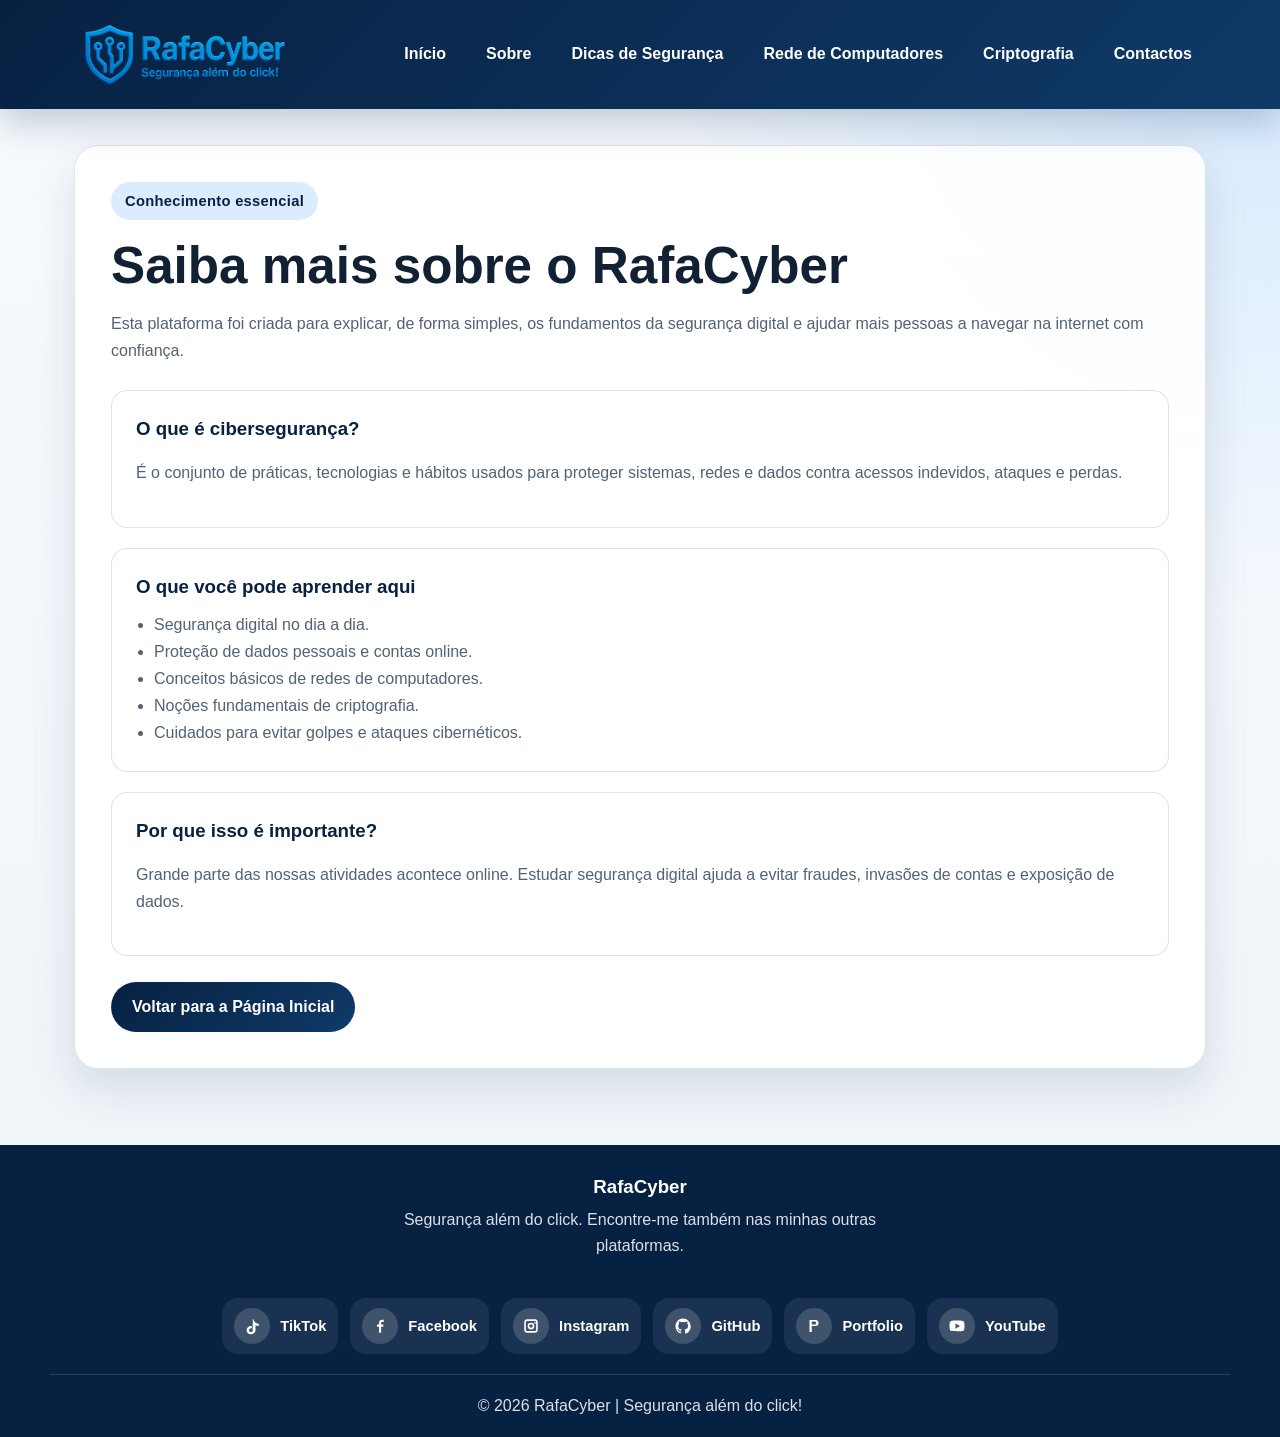
<file: saibamais.html>
<!DOCTYPE html>
<html lang="pt">
<head>
    <meta charset="UTF-8">
    <meta name="viewport" content="width=device-width, initial-scale=1.0">
    <title>Saiba Mais - RafaCyber</title>
    <link rel="icon" href="favicon.svg" type="image/svg+xml">
    <link rel="alternate icon" href="favicon.png" type="image/png">
    <link rel="stylesheet" href="style.css">
    <script src="script.js" defer></script>
</head>
<body>
    <header class="site-header">
        <div class="header-container">
            <div class="logo">
                <img src="img/logo.png" alt="Logo RafaCyber">
            </div>
            <button class="nav-toggle" type="button" aria-label="Abrir menu" aria-expanded="false" aria-controls="main-nav">
                <span></span>
                <span></span>
                <span></span>
            </button>
            <nav class="main-nav" id="main-nav">
                <a href="index.html">Início</a>
                <a href="sobre.html">Sobre</a>
                <a href="dicasdeseguranaca.html">Dicas de Segurança</a>
                <a href="Rede de Computadores.html">Rede de Computadores</a>
                <a href="criptografia.html">Criptografia</a>
                <a href="contactos.html">Contactos</a>
            </nav>
        </div>
    </header>

    <main class="page-main">
        <section class="page-card">
            <span class="eyebrow">Conhecimento essencial</span>
            <h1>Saiba mais sobre o RafaCyber</h1>
            <p>
                Esta plataforma foi criada para explicar, de forma simples, os fundamentos da
                segurança digital e ajudar mais pessoas a navegar na internet com confiança.
            </p>

            <div class="content-grid">
                <section class="section">
                    <h3>O que é cibersegurança?</h3>
                    <p>
                        É o conjunto de práticas, tecnologias e hábitos usados para proteger
                        sistemas, redes e dados contra acessos indevidos, ataques e perdas.
                    </p>
                </section>

                <section class="section">
                    <h3>O que você pode aprender aqui</h3>
                    <ul class="feature-list">
                        <li>Segurança digital no dia a dia.</li>
                        <li>Proteção de dados pessoais e contas online.</li>
                        <li>Conceitos básicos de redes de computadores.</li>
                        <li>Noções fundamentais de criptografia.</li>
                        <li>Cuidados para evitar golpes e ataques cibernéticos.</li>
                    </ul>
                </section>

                <section class="section">
                    <h3>Por que isso é importante?</h3>
                    <p>
                        Grande parte das nossas atividades acontece online. Estudar segurança
                        digital ajuda a evitar fraudes, invasões de contas e exposição de dados.
                    </p>
                </section>
            </div>

            <div class="button-row">
                <a href="index.html" class="btn">Voltar para a Página Inicial</a>
            </div>
        </section>
    </main>

<footer class="site-footer">
        <div class="container site-footer-grid">
            <section class="footer-brand">
                <h3>RafaCyber</h3>
                <p>Segurança além do click. Encontre-me também nas minhas outras plataformas.</p>
            </section>

            <section class="footer-nav"></section>

            <section class="footer-socials">
                <a href="https://www.tiktok.com/@rafiqueeusebionor" class="social-link" target="_blank" rel="noopener noreferrer">
                    <span class="social-icon" aria-hidden="true">
                        <svg viewBox="0 0 24 24"><path d="M14 3c.2 1.7 1.1 3.2 2.4 4.3 1.3 1 2.9 1.6 4.6 1.7v3.1c-1.5-.1-3-.5-4.3-1.2v6.3c0 3.3-2.7 5.8-6.1 5.8-3.2 0-5.8-2.3-5.8-5.4 0-3.3 2.7-5.6 6-5.6.3 0 .6 0 .9.1v3.1a3.7 3.7 0 0 0-.9-.1c-1.5 0-2.8 1-2.8 2.5 0 1.4 1.1 2.4 2.6 2.4 1.7 0 2.4-1.1 2.4-2.7V3h3z"></path></svg>
                    </span>
                    <span class="social-label">
                        <span class="social-name">TikTok</span>
                    </span>
                </a>
                <a href="https://www.facebook.com/profile.php?id=61552410900666" class="social-link" target="_blank" rel="noopener noreferrer">
                    <span class="social-icon" aria-hidden="true">
                        <svg viewBox="0 0 24 24"><path d="M13.5 21v-8h2.7l.4-3h-3.1V8.1c0-.9.3-1.6 1.7-1.6H17V3.8c-.3 0-1.2-.1-2.3-.1-2.3 0-3.9 1.4-3.9 4V10H8v3h2.8v8h2.7z"></path></svg>
                    </span>
                    <span class="social-label">
                        <span class="social-name">Facebook</span>
                    </span>
                </a>
                <a href="https://www.instagram.com/rafacyber" class="social-link" target="_blank" rel="noopener noreferrer">
                    <span class="social-icon" aria-hidden="true">
                        <svg viewBox="0 0 24 24"><path d="M7 3h10a4 4 0 0 1 4 4v10a4 4 0 0 1-4 4H7a4 4 0 0 1-4-4V7a4 4 0 0 1 4-4zm0 2.2A1.8 1.8 0 0 0 5.2 7v10c0 1 .8 1.8 1.8 1.8h10c1 0 1.8-.8 1.8-1.8V7c0-1-.8-1.8-1.8-1.8H7zm10.3 1.6a1.1 1.1 0 1 1 0 2.2 1.1 1.1 0 0 1 0-2.2zM12 7.5A4.5 4.5 0 1 1 7.5 12 4.5 4.5 0 0 1 12 7.5zm0 2.2A2.3 2.3 0 1 0 14.3 12 2.3 2.3 0 0 0 12 9.7z"></path></svg>
                    </span>
                    <span class="social-label">
                        <span class="social-name">Instagram</span>
                    </span>
                </a>
                <a href="https://github.com/RafaCyberTech" class="social-link" target="_blank" rel="noopener noreferrer">
                    <span class="social-icon" aria-hidden="true">
                        <svg viewBox="0 0 24 24"><path d="M12 2C6.5 2 2 6.6 2 12.2c0 4.5 2.9 8.3 6.8 9.6.5.1.7-.2.7-.5v-1.9c-2.8.6-3.4-1.2-3.4-1.2-.4-1.2-1.1-1.5-1.1-1.5-.9-.6 0-.6 0-.6 1 .1 1.6 1.1 1.6 1.1.9 1.6 2.4 1.1 3 .8.1-.7.4-1.1.7-1.4-2.2-.3-4.6-1.1-4.6-5.1 0-1.1.4-2 1-2.7-.1-.3-.4-1.3.1-2.7 0 0 .9-.3 2.8 1a9.8 9.8 0 0 1 5.2 0c2-1.3 2.8-1 2.8-1 .6 1.4.2 2.4.1 2.7.7.7 1 1.6 1 2.7 0 4-2.4 4.8-4.7 5.1.4.3.8 1 .8 2v3c0 .3.2.6.7.5 3.9-1.3 6.8-5.1 6.8-9.6C22 6.6 17.5 2 12 2z"></path></svg>
                    </span>
                    <span class="social-label">
                        <span class="social-name">GitHub</span>
                    </span>
                </a>
                <a href="https://RafaCyberTech.github.io/Portfolio/" class="social-link" target="_blank" rel="noopener noreferrer">
                    <span class="social-icon" aria-hidden="true">
                        <svg viewBox="0 0 24 24"><path d="M6 4h8a4 4 0 0 1 0 8H9v8H6V4zm3 2v4h4a2 2 0 0 0 0-4H9z"></path></svg>
                    </span>
                    <span class="social-label">
                        <span class="social-name">Portfolio</span>
                    </span>
                </a>
                <a href="#" class="social-link">
                    <span class="social-icon" aria-hidden="true">
                        <svg viewBox="0 0 24 24"><path d="M21.6 7.2a2.8 2.8 0 0 0-2-2C17.8 4.7 12 4.7 12 4.7s-5.8 0-7.6.5a2.8 2.8 0 0 0-2 2A29 29 0 0 0 2 12a29 29 0 0 0 .4 4.8 2.8 2.8 0 0 0 2 2c1.8.5 7.6.5 7.6.5s5.8 0 7.6-.5a2.8 2.8 0 0 0 2-2A29 29 0 0 0 22 12a29 29 0 0 0-.4-4.8zM10 15.5v-7l6 3.5-6 3.5z"></path></svg>
                    </span>
                    <span class="social-label">
                        <span class="social-name">YouTube</span>
                    </span>
                </a>
            </section>
        </div>
        <div class="container footer-bottom">
            <p>&copy; 2026 RafaCyber | Segurança além do click!</p>
        </div>
    </footer>
</body>
</html>
</file>
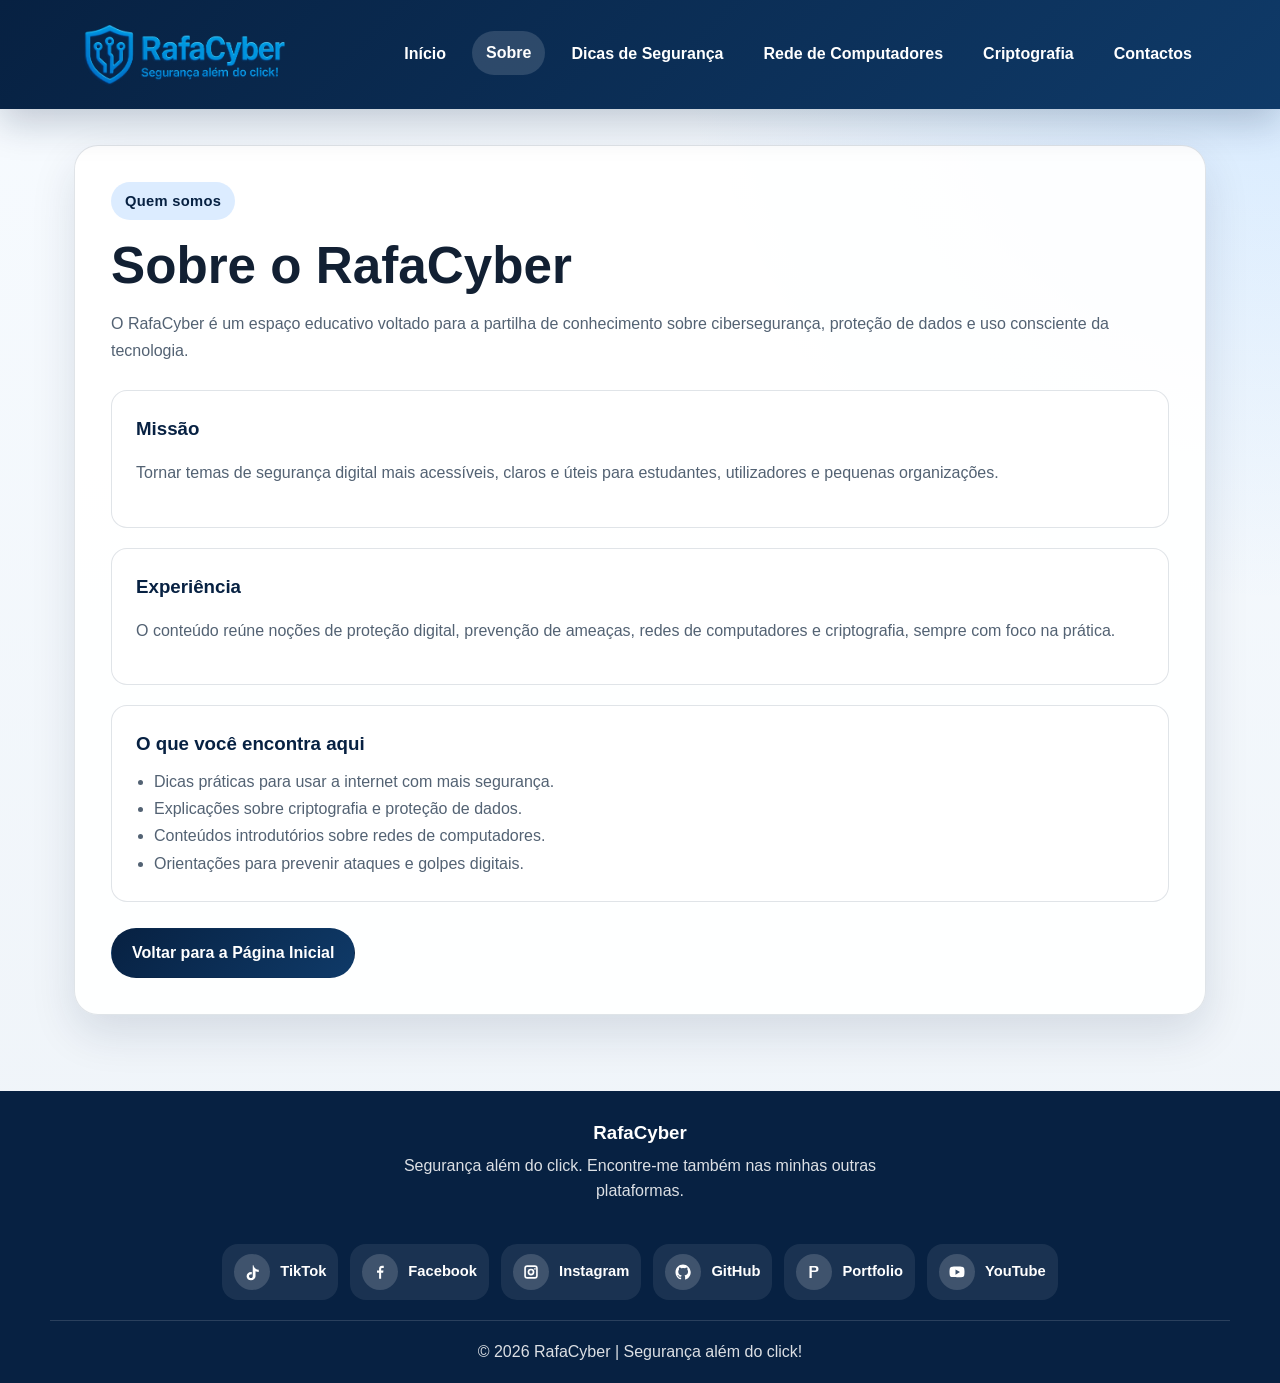
<file: sobre.html>
<!DOCTYPE html>
<html lang="pt">
<head>
    <meta charset="UTF-8">
    <meta name="viewport" content="width=device-width, initial-scale=1.0">
    <title>Sobre - RafaCyber</title>
    <link rel="icon" href="favicon.svg" type="image/svg+xml">
    <link rel="alternate icon" href="favicon.png" type="image/png">
    <link rel="stylesheet" href="style.css">
    <script src="script.js" defer></script>
</head>
<body>
    <header class="site-header">
        <div class="header-container">
            <div class="logo">
                <img src="img/logo.png" alt="Logo RafaCyber">
            </div>
            <button class="nav-toggle" type="button" aria-label="Abrir menu" aria-expanded="false" aria-controls="main-nav">
                <span></span>
                <span></span>
                <span></span>
            </button>
            <nav class="main-nav" id="main-nav">
                <a href="index.html">Início</a>
                <a href="sobre.html" class="is-active">Sobre</a>
                <a href="dicasdeseguranaca.html">Dicas de Segurança</a>
                <a href="Rede de Computadores.html">Rede de Computadores</a>
                <a href="criptografia.html">Criptografia</a>
                <a href="contactos.html">Contactos</a>
            </nav>
        </div>
    </header>

    <main class="page-main">
        <section class="page-card">
            <span class="eyebrow">Quem somos</span>
            <h1>Sobre o RafaCyber</h1>
            <p>
                O RafaCyber é um espaço educativo voltado para a partilha de conhecimento sobre
                cibersegurança, proteção de dados e uso consciente da tecnologia.
            </p>

            <div class="content-grid">
                <section class="section">
                    <h3>Missão</h3>
                    <p>
                        Tornar temas de segurança digital mais acessíveis, claros e úteis para
                        estudantes, utilizadores e pequenas organizações.
                    </p>
                </section>

                <section class="section">
                    <h3>Experiência</h3>
                    <p>
                        O conteúdo reúne noções de proteção digital, prevenção de ameaças,
                        redes de computadores e criptografia, sempre com foco na prática.
                    </p>
                </section>

                <section class="section">
                    <h3>O que você encontra aqui</h3>
                    <ul class="feature-list">
                        <li>Dicas práticas para usar a internet com mais segurança.</li>
                        <li>Explicações sobre criptografia e proteção de dados.</li>
                        <li>Conteúdos introdutórios sobre redes de computadores.</li>
                        <li>Orientações para prevenir ataques e golpes digitais.</li>
                    </ul>
                </section>
            </div>

            <div class="button-row">
                <a href="index.html" class="btn">Voltar para a Página Inicial</a>
            </div>
        </section>
    </main>

<footer class="site-footer">
        <div class="container site-footer-grid">
            <section class="footer-brand">
                <h3>RafaCyber</h3>
                <p>Segurança além do click. Encontre-me também nas minhas outras plataformas.</p>
            </section>

            <section class="footer-nav"></section>

            <section class="footer-socials">
                <a href="https://www.tiktok.com/@rafiqueeusebionor" class="social-link" target="_blank" rel="noopener noreferrer">
                    <span class="social-icon" aria-hidden="true">
                        <svg viewBox="0 0 24 24"><path d="M14 3c.2 1.7 1.1 3.2 2.4 4.3 1.3 1 2.9 1.6 4.6 1.7v3.1c-1.5-.1-3-.5-4.3-1.2v6.3c0 3.3-2.7 5.8-6.1 5.8-3.2 0-5.8-2.3-5.8-5.4 0-3.3 2.7-5.6 6-5.6.3 0 .6 0 .9.1v3.1a3.7 3.7 0 0 0-.9-.1c-1.5 0-2.8 1-2.8 2.5 0 1.4 1.1 2.4 2.6 2.4 1.7 0 2.4-1.1 2.4-2.7V3h3z"></path></svg>
                    </span>
                    <span class="social-label">
                        <span class="social-name">TikTok</span>
                    </span>
                </a>
                <a href="https://www.facebook.com/profile.php?id=61552410900666" class="social-link" target="_blank" rel="noopener noreferrer">
                    <span class="social-icon" aria-hidden="true">
                        <svg viewBox="0 0 24 24"><path d="M13.5 21v-8h2.7l.4-3h-3.1V8.1c0-.9.3-1.6 1.7-1.6H17V3.8c-.3 0-1.2-.1-2.3-.1-2.3 0-3.9 1.4-3.9 4V10H8v3h2.8v8h2.7z"></path></svg>
                    </span>
                    <span class="social-label">
                        <span class="social-name">Facebook</span>
                    </span>
                </a>
                <a href="https://www.instagram.com/rafacyber" class="social-link" target="_blank" rel="noopener noreferrer">
                    <span class="social-icon" aria-hidden="true">
                        <svg viewBox="0 0 24 24"><path d="M7 3h10a4 4 0 0 1 4 4v10a4 4 0 0 1-4 4H7a4 4 0 0 1-4-4V7a4 4 0 0 1 4-4zm0 2.2A1.8 1.8 0 0 0 5.2 7v10c0 1 .8 1.8 1.8 1.8h10c1 0 1.8-.8 1.8-1.8V7c0-1-.8-1.8-1.8-1.8H7zm10.3 1.6a1.1 1.1 0 1 1 0 2.2 1.1 1.1 0 0 1 0-2.2zM12 7.5A4.5 4.5 0 1 1 7.5 12 4.5 4.5 0 0 1 12 7.5zm0 2.2A2.3 2.3 0 1 0 14.3 12 2.3 2.3 0 0 0 12 9.7z"></path></svg>
                    </span>
                    <span class="social-label">
                        <span class="social-name">Instagram</span>
                    </span>
                </a>
                <a href="https://github.com/RafaCyberTech" class="social-link" target="_blank" rel="noopener noreferrer">
                    <span class="social-icon" aria-hidden="true">
                        <svg viewBox="0 0 24 24"><path d="M12 2C6.5 2 2 6.6 2 12.2c0 4.5 2.9 8.3 6.8 9.6.5.1.7-.2.7-.5v-1.9c-2.8.6-3.4-1.2-3.4-1.2-.4-1.2-1.1-1.5-1.1-1.5-.9-.6 0-.6 0-.6 1 .1 1.6 1.1 1.6 1.1.9 1.6 2.4 1.1 3 .8.1-.7.4-1.1.7-1.4-2.2-.3-4.6-1.1-4.6-5.1 0-1.1.4-2 1-2.7-.1-.3-.4-1.3.1-2.7 0 0 .9-.3 2.8 1a9.8 9.8 0 0 1 5.2 0c2-1.3 2.8-1 2.8-1 .6 1.4.2 2.4.1 2.7.7.7 1 1.6 1 2.7 0 4-2.4 4.8-4.7 5.1.4.3.8 1 .8 2v3c0 .3.2.6.7.5 3.9-1.3 6.8-5.1 6.8-9.6C22 6.6 17.5 2 12 2z"></path></svg>
                    </span>
                    <span class="social-label">
                        <span class="social-name">GitHub</span>
                    </span>
                </a>
                <a href="https://RafaCyberTech.github.io/Portfolio/" class="social-link" target="_blank" rel="noopener noreferrer">
                    <span class="social-icon" aria-hidden="true">
                        <svg viewBox="0 0 24 24"><path d="M6 4h8a4 4 0 0 1 0 8H9v8H6V4zm3 2v4h4a2 2 0 0 0 0-4H9z"></path></svg>
                    </span>
                    <span class="social-label">
                        <span class="social-name">Portfolio</span>
                    </span>
                </a>
                <a href="#" class="social-link">
                    <span class="social-icon" aria-hidden="true">
                        <svg viewBox="0 0 24 24"><path d="M21.6 7.2a2.8 2.8 0 0 0-2-2C17.8 4.7 12 4.7 12 4.7s-5.8 0-7.6.5a2.8 2.8 0 0 0-2 2A29 29 0 0 0 2 12a29 29 0 0 0 .4 4.8 2.8 2.8 0 0 0 2 2c1.8.5 7.6.5 7.6.5s5.8 0 7.6-.5a2.8 2.8 0 0 0 2-2A29 29 0 0 0 22 12a29 29 0 0 0-.4-4.8zM10 15.5v-7l6 3.5-6 3.5z"></path></svg>
                    </span>
                    <span class="social-label">
                        <span class="social-name">YouTube</span>
                    </span>
                </a>
            </section>
        </div>
        <div class="container footer-bottom">
            <p>&copy; 2026 RafaCyber | Segurança além do click!</p>
        </div>
    </footer>
</body>
</html>
</file>
<file: style.css>
:root {
    --bg: #eef3f8;
    --surface: #ffffff;
    --surface-soft: #f6f9fc;
    --primary: #072142;
    --primary-strong: #0f3a68;
    --accent: #1f8cff;
    --accent-soft: #dcecff;
    --text: #122033;
    --muted: #536273;
    --border: rgba(7, 33, 66, 0.12);
    --shadow: 0 18px 45px rgba(7, 33, 66, 0.12);
    --radius-lg: 24px;
    --radius-md: 16px;
    --radius-sm: 10px;
    --max-width: 1180px;
}

* {
    box-sizing: border-box;
}

html {
    scroll-behavior: smooth;
}

body {
    margin: 0;
    font-family: "Segoe UI", Tahoma, Geneva, Verdana, sans-serif;
    color: var(--text);
    min-height: 100vh;
    background:
        radial-gradient(circle at top right, rgba(31, 140, 255, 0.16), transparent 32%),
        linear-gradient(180deg, #f7fbff 0%, var(--bg) 100%);
    line-height: 1.5;
    text-rendering: optimizeLegibility;
    -webkit-font-smoothing: antialiased;
}

body,
a,
button,
input,
textarea,
summary {
    -webkit-tap-highlight-color: transparent;
}

img {
    max-width: 100%;
    display: block;
}

a {
    color: inherit;
    text-decoration: none;
}

.site-header {
    background: linear-gradient(135deg, var(--primary) 0%, var(--primary-strong) 100%);
    color: #ffffff;
    box-shadow: 0 14px 35px rgba(7, 33, 66, 0.22);
    position: sticky;
    top: 0;
    z-index: 20;
}

.header-container {
    max-width: var(--max-width);
    margin: 0 auto;
    padding: 20px 24px;
    display: flex;
    align-items: center;
    justify-content: space-between;
    gap: 24px;
}

.logo img {
    width: 220px;
}

.main-nav {
    display: flex;
    flex-wrap: wrap;
    justify-content: flex-end;
    gap: 12px;
}

.nav-toggle {
    display: none;
    align-items: center;
    justify-content: center;
    flex-direction: column;
    width: 48px;
    height: 48px;
    margin-left: auto;
    padding: 0;
    border: 1px solid rgba(255, 255, 255, 0.18);
    border-radius: 14px;
    background: rgba(255, 255, 255, 0.08);
    color: #ffffff;
    cursor: pointer;
    box-shadow: 0 10px 24px rgba(7, 33, 66, 0.12);
    transition: transform 0.25s ease, background-color 0.25s ease, box-shadow 0.25s ease;
}

.nav-toggle span {
    display: block;
    width: 20px;
    height: 2px;
    border-radius: 999px;
    background: currentColor;
    transition: transform 0.28s ease, opacity 0.22s ease;
}

.nav-toggle span + span {
    margin-top: 5px;
}

.nav-toggle:hover {
    background: rgba(255, 255, 255, 0.14);
    transform: translateY(-1px);
    box-shadow: 0 14px 28px rgba(7, 33, 66, 0.16);
}

.nav-toggle.is-open {
    background: rgba(255, 255, 255, 0.16);
}

.nav-toggle:focus-visible {
    outline: 3px solid rgba(255, 255, 255, 0.34);
    outline-offset: 3px;
}

.main-nav a {
    padding: 10px 14px;
    border-radius: 999px;
    font-weight: 600;
    white-space: nowrap;
    transition: background-color 0.25s ease, color 0.25s ease, transform 0.25s ease;
}

.main-nav a:hover,
.main-nav a.is-active {
    background: rgba(255, 255, 255, 0.14);
    color: #ffffff;
    transform: translateY(-1px);
}

.page-main {
    max-width: var(--max-width);
    margin: 0 auto;
    padding: 36px 24px 56px;
}

.hero,
.page-banner,
.page-card {
    background: rgba(255, 255, 255, 0.92);
    border: 1px solid var(--border);
    border-radius: var(--radius-lg);
    box-shadow: var(--shadow);
}

.hero {
    padding: 42px;
    display: grid;
    grid-template-columns: minmax(0, 1.2fr) minmax(260px, 420px);
    gap: 32px;
    align-items: center;
}

.eyebrow {
    display: inline-flex;
    padding: 8px 14px;
    border-radius: 999px;
    background: var(--accent-soft);
    color: var(--primary);
    font-weight: 700;
    font-size: 0.92rem;
    letter-spacing: 0.02em;
    margin-bottom: 18px;
}

.hero h1,
.page-banner h1,
.page-card h1 {
    margin: 0 0 14px;
    font-size: clamp(2rem, 4vw, 3.2rem);
    line-height: 1.1;
}

.hero h2,
.page-banner h2,
.section h2 {
    margin: 0 0 14px;
    color: var(--primary);
}

.hero p,
.page-banner p,
.page-card p,
.section p,
.section li,
.contact-list li {
    color: var(--muted);
    line-height: 1.7;
    font-size: 1rem;
}

.button-row {
    display: flex;
    flex-wrap: wrap;
    gap: 14px;
    margin-top: 26px;
}

.btn {
    display: inline-flex;
    align-items: center;
    justify-content: center;
    min-height: 48px;
    padding: 12px 20px;
    border-radius: 999px;
    border: 1px solid transparent;
    background: linear-gradient(135deg, var(--primary) 0%, var(--primary-strong) 100%);
    color: #ffffff;
    font-weight: 700;
    transition: transform 0.25s ease, box-shadow 0.25s ease, background-color 0.25s ease;
}

.btn:hover {
    transform: translateY(-2px);
    box-shadow: 0 12px 26px rgba(7, 33, 66, 0.2);
}

.btn-secondary {
    background: var(--surface);
    color: var(--primary);
    border-color: rgba(7, 33, 66, 0.2);
}

.hero-visual {
    background: transparent;
    border-radius: 0;
    padding: 0;
    min-height: 100%;
    display: flex;
    align-items: center;
    justify-content: center;
}

.hero-visual img {
    width: min(100%, 340px);
}

.section-spacing {
    margin-top: 34px;
}

.card-grid {
    display: grid;
    grid-template-columns: repeat(auto-fit, minmax(220px, 1fr));
    gap: 20px;
    align-items: stretch;
}

.card,
.section {
    background: var(--surface);
    border: 1px solid var(--border);
    border-radius: var(--radius-md);
    padding: 24px;
}

.card {
    box-shadow: 0 14px 30px rgba(7, 33, 66, 0.08);
    transition: transform 0.25s ease, box-shadow 0.25s ease;
}

.card:hover {
    transform: translateY(-4px);
    box-shadow: 0 18px 34px rgba(7, 33, 66, 0.12);
}

.card h3,
.section h3 {
    margin-top: 0;
    margin-bottom: 10px;
    color: var(--primary);
}

.card p,
.card li,
.section li {
    margin-bottom: 0;
}

.page-banner,
.page-card {
    padding: 36px;
}

.content-grid {
    display: grid;
    gap: 20px;
    margin-top: 26px;
}

.content-split {
    display: grid;
    grid-template-columns: minmax(0, 1.15fr) minmax(260px, 0.85fr);
    gap: 20px;
    align-items: start;
    margin-top: 22px;
}

.diagram-box {
    background: linear-gradient(180deg, #fbfdff 0%, var(--surface-soft) 100%);
    border: 1px solid var(--border);
    border-radius: var(--radius-md);
    padding: 18px;
    box-shadow: 0 14px 30px rgba(7, 33, 66, 0.08);
}

.diagram-box h4 {
    margin: 0 0 12px;
    color: var(--primary);
}

.diagram-intro {
    margin: 0 0 10px;
    color: var(--muted);
    line-height: 1.45;
    font-size: 0.95rem;
}

.flow-diagram {
    display: grid;
    gap: 0;
}

.flow-track {
    display: flex;
    align-items: center;
    justify-content: space-between;
    gap: 8px;
    padding: 10px 12px;
    border-radius: 14px;
    background:
        linear-gradient(180deg, rgba(255, 255, 255, 0.92), rgba(246, 249, 252, 0.96)),
        radial-gradient(circle at center, rgba(31, 140, 255, 0.08), transparent 65%);
    border: 1px solid rgba(7, 33, 66, 0.08);
    box-shadow: inset 0 1px 0 rgba(255, 255, 255, 0.7);
}

.flow-step {
    position: relative;
    display: flex;
    flex-direction: column;
    align-items: center;
    gap: 7px;
    min-width: 90px;
}

.diagram-node {
    width: 100%;
    text-align: center;
    padding: 11px 10px;
    border-radius: 14px;
    background: linear-gradient(180deg, #ffffff 0%, #f8fbff 100%);
    border: 1px solid rgba(7, 33, 66, 0.12);
    color: var(--primary);
    font-weight: 700;
    font-size: 0.92rem;
    box-shadow: 0 10px 20px rgba(7, 33, 66, 0.07);
}

.diagram-node small {
    display: block;
    margin-top: 4px;
    color: var(--muted);
    font-weight: 600;
    font-size: 0.8rem;
}

.flow-badge {
    width: 24px;
    height: 24px;
    border-radius: 50%;
    display: inline-flex;
    align-items: center;
    justify-content: center;
    background: linear-gradient(135deg, var(--accent), var(--primary-strong));
    color: #ffffff;
    font-size: 0.74rem;
    font-weight: 800;
    box-shadow: 0 6px 12px rgba(31, 140, 255, 0.18);
}

.flow-line {
    flex: 1 1 24px;
    height: 3px;
    border-radius: 999px;
    background: linear-gradient(90deg, rgba(31, 140, 255, 0.15), var(--accent), rgba(15, 58, 104, 0.22));
    margin-top: 24px;
}

.topology-grid {
    display: grid;
    grid-template-columns: repeat(auto-fit, minmax(230px, 1fr));
    gap: 16px;
    margin-top: 16px;
}

.topology-card {
    background: var(--surface);
    border: 1px solid var(--border);
    border-radius: var(--radius-md);
    padding: 18px;
}

.topology-card h4 {
    margin: 0 0 10px;
    color: var(--primary);
}

.topology-visual {
    position: relative;
    min-height: 170px;
    border-radius: 16px;
    background: radial-gradient(circle at center, rgba(31, 140, 255, 0.08), transparent 60%);
    border: 1px dashed rgba(7, 33, 66, 0.14);
    overflow: hidden;
}

.topology-visual.star .center-node {
    position: absolute;
    inset: 50% auto auto 50%;
    transform: translate(-50%, -50%);
}

.topology-visual.star::before {
    content: "";
    position: absolute;
    inset: 18px;
    border-radius: 50%;
    border: 2px dashed rgba(31, 140, 255, 0.22);
}

.star-spoke {
    position: absolute;
    left: 50%;
    top: 50%;
    width: 2px;
    height: 60px;
    background: linear-gradient(180deg, rgba(31, 140, 255, 0.18), rgba(15, 58, 104, 0.35), rgba(31, 140, 255, 0.18));
    transform-origin: center top;
    z-index: 0;
}

.star-spoke-1 { transform: translate(-50%, -100%) rotate(0deg); }
.star-spoke-2 { transform: translate(-50%, -50%) rotate(90deg); }
.star-spoke-3 { transform: translate(-50%, 0%) rotate(180deg); }
.star-spoke-4 { transform: translate(-50%, -50%) rotate(270deg); }

.center-node,
.outer-node {
    display: inline-flex;
    align-items: center;
    justify-content: center;
    width: 62px;
    height: 62px;
    border-radius: 50%;
    background: #ffffff;
    border: 2px solid rgba(31, 140, 255, 0.28);
    color: var(--primary);
    font-weight: 800;
    box-shadow: 0 10px 18px rgba(7, 33, 66, 0.08);
}

.outer-node {
    position: absolute;
    width: 54px;
    height: 54px;
    z-index: 2;
}

.topology-visual.star .outer-1 { top: 12px; left: 50%; transform: translateX(-50%); }
.topology-visual.star .outer-2 { top: 50%; right: 12px; transform: translateY(-50%); }
.topology-visual.star .outer-3 { bottom: 12px; left: 50%; transform: translateX(-50%); }
.topology-visual.star .outer-4 { top: 50%; left: 12px; transform: translateY(-50%); }

.topology-visual.bus {
    display: flex;
    align-items: center;
    justify-content: space-between;
    padding: 20px 12px 18px;
}

.topology-visual.bus::before {
    content: "";
    position: absolute;
    left: 18px;
    right: 18px;
    top: 50%;
    height: 6px;
    border-radius: 999px;
    background: linear-gradient(90deg, var(--accent), var(--primary-strong));
    transform: translateY(-50%);
}

.bus-line {
    display: none;
}

.bus-node {
    position: relative;
    z-index: 1;
    display: flex;
    flex-direction: column;
    align-items: center;
    gap: 8px;
    color: var(--primary);
    font-weight: 700;
}

.bus-node span {
    width: 20px;
    height: 20px;
    border-radius: 50%;
    background: #ffffff;
    border: 3px solid var(--primary);
}

.topology-visual.ring {
    display: block;
}

.topology-visual.ring::before {
    content: "";
    position: absolute;
    inset: 22px;
    border-radius: 50%;
    border: 4px solid rgba(31, 140, 255, 0.18);
}

.ring-circle {
    position: absolute;
    inset: 34px;
    border-radius: 50%;
    border: 2px dashed rgba(7, 33, 66, 0.18);
    background: radial-gradient(circle at center, rgba(31, 140, 255, 0.06), transparent 62%);
}

.ring-center,
.mesh-center {
    position: absolute;
    inset: 50% auto auto 50%;
    transform: translate(-50%, -50%);
    display: inline-flex;
    align-items: center;
    justify-content: center;
    width: 66px;
    height: 66px;
    border-radius: 50%;
    background: linear-gradient(135deg, var(--primary), var(--primary-strong));
    color: #ffffff;
    font-weight: 800;
    box-shadow: 0 10px 18px rgba(7, 33, 66, 0.18);
    z-index: 2;
}

.ring-node,
.mesh-node {
    position: absolute;
    width: 50px;
    height: 50px;
    border-radius: 50%;
    display: inline-flex;
    align-items: center;
    justify-content: center;
    background: #ffffff;
    border: 2px solid rgba(31, 140, 255, 0.3);
    color: var(--primary);
    font-weight: 800;
    box-shadow: 0 10px 18px rgba(7, 33, 66, 0.08);
}

.ring-1 { top: 12px; left: 50%; transform: translateX(-50%); }
.ring-2 { top: 50%; right: 12px; transform: translateY(-50%); }
.ring-3 { bottom: 12px; left: 50%; transform: translateX(-50%); }
.ring-4 { top: 50%; left: 12px; transform: translateY(-50%); }

.mesh-center {
    width: 60px;
    height: 60px;
    z-index: 2;
}

.mesh-node {
    z-index: 2;
}

.mesh-1 { top: 14px; left: 18px; }
.mesh-2 { top: 14px; right: 18px; }
.mesh-3 { bottom: 14px; left: 18px; }
.mesh-4 { bottom: 14px; right: 18px; }

.mesh-link {
    position: absolute;
    background: linear-gradient(90deg, rgba(31, 140, 255, 0.22), rgba(15, 58, 104, 0.18));
    z-index: 1;
}

.mesh-link-1 {
    top: 42px;
    left: 62px;
    width: calc(100% - 124px);
    height: 3px;
}

.mesh-link-2 {
    bottom: 42px;
    left: 62px;
    width: calc(100% - 124px);
    height: 3px;
}

.mesh-link-3 {
    top: 62px;
    left: 42px;
    width: 3px;
    height: calc(100% - 124px);
}

.mesh-link-4 {
    top: 62px;
    right: 42px;
    width: 3px;
    height: calc(100% - 124px);
}

.mesh-link-5 {
    top: 50%;
    left: 50%;
    width: 3px;
    height: 72px;
    transform: translate(-50%, -50%) rotate(45deg);
}

.mesh-link-6 {
    top: 50%;
    left: 50%;
    width: 3px;
    height: 72px;
    transform: translate(-50%, -50%) rotate(-45deg);
}

.topology-visual.hybrid {
    display: block;
    padding: 14px;
}

.hybrid-spine {
    position: absolute;
    top: 50%;
    left: 14px;
    right: 14px;
    height: 6px;
    border-radius: 999px;
    background: linear-gradient(90deg, var(--primary), var(--accent), var(--primary-strong));
    transform: translateY(-50%);
    box-shadow: 0 6px 18px rgba(7, 33, 66, 0.08);
}

.hybrid-cluster {
    position: absolute;
    width: 146px;
    height: 146px;
}

.hybrid-cluster-left {
    left: 8px;
    top: 50%;
    transform: translateY(-50%);
}

.hybrid-cluster-right {
    right: 8px;
    top: 50%;
    transform: translateY(-50%);
}

.hybrid-center {
    position: absolute;
    top: 50%;
    left: 50%;
    width: 58px;
    height: 58px;
    border-radius: 50%;
    transform: translate(-50%, -50%);
    display: inline-flex;
    align-items: center;
    justify-content: center;
    background: linear-gradient(135deg, var(--primary), var(--primary-strong));
    color: #ffffff;
    font-weight: 800;
    box-shadow: 0 10px 18px rgba(7, 33, 66, 0.16);
    z-index: 2;
}

.hybrid-spoke {
    position: absolute;
    left: 50%;
    top: 50%;
    width: 2px;
    height: 48px;
    background: linear-gradient(180deg, rgba(31, 140, 255, 0.18), rgba(15, 58, 104, 0.35), rgba(31, 140, 255, 0.18));
    transform-origin: center top;
    z-index: 0;
}

.hybrid-spoke-1 { transform: translate(-50%, -100%) rotate(0deg); }
.hybrid-spoke-2 { transform: translate(-50%, -50%) rotate(240deg); }
.hybrid-spoke-3 { transform: translate(-50%, -50%) rotate(120deg); }
.hybrid-spoke-4 { transform: translate(-50%, -100%) rotate(0deg); }
.hybrid-spoke-5 { transform: translate(-50%, -50%) rotate(240deg); }
.hybrid-spoke-6 { transform: translate(-50%, -50%) rotate(120deg); }

.hybrid-node {
    position: absolute;
    width: 42px;
    height: 42px;
    border-radius: 50%;
    display: inline-flex;
    align-items: center;
    justify-content: center;
    background: #ffffff;
    border: 2px solid rgba(31, 140, 255, 0.32);
    color: var(--primary);
    font-weight: 800;
    box-shadow: 0 8px 16px rgba(7, 33, 66, 0.08);
}

.hybrid-a1 { top: 2px; left: 50%; transform: translateX(-50%); }
.hybrid-a2 { bottom: 12px; left: 8px; }
.hybrid-a3 { bottom: 12px; right: 8px; }
.hybrid-b1 { top: 2px; left: 50%; transform: translateX(-50%); }
.hybrid-b2 { bottom: 12px; left: 8px; }
.hybrid-b3 { bottom: 12px; right: 8px; }

.hybrid-link {
    position: absolute;
    background: linear-gradient(90deg, rgba(31, 140, 255, 0.18), rgba(15, 58, 104, 0.24));
    z-index: 1;
}

.hybrid-link-1 {
    top: 50%;
    left: 142px;
    width: calc(50% - 164px);
    height: 3px;
    transform: translateY(-50%);
}

.hybrid-link-2 {
    top: 50%;
    right: 142px;
    width: calc(50% - 164px);
    height: 3px;
    transform: translateY(-50%);
}

.list-note {
    margin-top: 10px;
    padding-left: 18px;
    color: var(--muted);
}

.network-type-grid {
    display: grid;
    grid-template-columns: repeat(auto-fit, minmax(190px, 1fr));
    gap: 14px;
    margin-top: 14px;
}

.network-type {
    background: var(--surface);
    border: 1px solid var(--border);
    border-radius: 16px;
    padding: 16px;
}

.network-type strong {
    display: block;
    margin-bottom: 6px;
    color: var(--primary);
}

/* Footer: center brand text and make socials align nicely */
.site-footer .footer-brand {
    text-align: center;
}

.site-footer .footer-brand h3 {
    margin-bottom: 6px;
}

.site-footer .footer-socials {
    display: flex;
    gap: 12px;
    justify-content: center;
    align-items: center;
}

.network-type p {
    margin: 0;
}

.feature-list,
.contact-list {
    margin: 0;
    padding-left: 18px;
}

.contact-grid {
    display: grid;
    grid-template-columns: minmax(0, 1.2fr) minmax(260px, 0.8fr);
    gap: 22px;
    margin-top: 24px;
    align-items: start;
}

.contact-form {
    display: grid;
    gap: 14px;
}

.contact-form label {
    font-weight: 700;
    color: var(--primary);
}

.contact-form input,
.contact-form textarea {
    width: 100%;
    padding: 13px 14px;
    border: 1px solid rgba(7, 33, 66, 0.16);
    border-radius: 12px;
    background: var(--surface-soft);
    color: var(--text);
    font: inherit;
}

.contact-form textarea {
    resize: vertical;
    min-height: 140px;
}

.status-message {
    display: none;
    padding: 14px 16px;
    border-radius: 14px;
    border: 1px solid rgba(23, 125, 72, 0.18);
    background: #ecfff4;
    color: #176b43;
    font-weight: 600;
}

.status-message.is-visible {
    display: block;
}

.mini-note {
    margin-top: 8px;
    color: var(--muted);
    font-size: 0.92rem;
}

.faq-grid {
    display: grid;
    gap: 16px;
    margin-top: 26px;
}

.quiz-form {
    display: grid;
    gap: 18px;
    margin-top: 26px;
}

.quiz-step {
    display: none;
}

.quiz-step.is-active {
    display: grid;
    animation: quizStepIn 0.35s ease;
}

@keyframes quizStepIn {
    from {
        opacity: 0;
        transform: translateY(10px);
    }
    to {
        opacity: 1;
        transform: translateY(0);
    }
}

.quiz-question {
    display: grid;
    gap: 12px;
    padding: 20px;
    border-radius: var(--radius-md);
    border: 1px solid rgba(7, 33, 66, 0.12);
    background: linear-gradient(180deg, #ffffff 0%, #f8fbff 100%);
    box-shadow: 0 14px 28px rgba(7, 33, 66, 0.06);
    transition: border-color 0.25s ease, box-shadow 0.25s ease, transform 0.25s ease;
}

.quiz-question:hover {
    transform: translateY(-2px);
    box-shadow: 0 18px 34px rgba(7, 33, 66, 0.1);
}

.quiz-question.is-correct {
    border-color: rgba(23, 125, 72, 0.34);
    background: linear-gradient(180deg, #f1fff7 0%, #ffffff 100%);
}

.quiz-question.is-wrong {
    border-color: rgba(196, 56, 56, 0.32);
    background: linear-gradient(180deg, #fff5f5 0%, #ffffff 100%);
}

.quiz-question h3 {
    margin: 0;
    color: var(--primary);
}

.quiz-step-header {
    display: flex;
    align-items: flex-start;
    justify-content: space-between;
    gap: 12px;
}

.quiz-progress {
    flex-shrink: 0;
    padding: 6px 10px;
    border-radius: 999px;
    background: var(--accent-soft);
    color: var(--primary);
    font-size: 0.85rem;
    font-weight: 700;
}

.quiz-option {
    display: flex;
    align-items: flex-start;
    gap: 10px;
    padding: 12px 14px;
    border-radius: 14px;
    border: 1px solid rgba(7, 33, 66, 0.08);
    background: var(--surface);
    color: var(--text);
    line-height: 1.5;
    cursor: pointer;
}

.quiz-option input {
    margin-top: 4px;
    accent-color: var(--primary-strong);
}

.quiz-actions {
    display: flex;
    flex-wrap: wrap;
    gap: 12px;
    margin-top: 6px;
}

.quiz-feedback {
    min-height: 24px;
    font-size: 0.95rem;
    font-weight: 600;
    color: var(--muted);
}

.quiz-feedback.is-success {
    color: #176b43;
}

.quiz-feedback.is-warning,
.quiz-feedback.is-error {
    color: #9a5a00;
}

.quiz-result {
    min-height: 52px;
    padding: 16px 18px;
    border-radius: 16px;
    border: 1px solid transparent;
    font-weight: 700;
}

.quiz-result.is-success {
    background: #ecfff4;
    border-color: rgba(23, 125, 72, 0.18);
    color: #176b43;
}

.quiz-result.is-warning {
    background: #fff9e8;
    border-color: rgba(168, 120, 7, 0.18);
    color: #7a5700;
}

.faq-item {
    background: var(--surface);
    border: 1px solid var(--border);
    border-radius: var(--radius-md);
    padding: 18px 22px;
}

.faq-item summary {
    cursor: pointer;
    font-weight: 700;
    color: var(--primary);
}

.faq-item p {
    margin: 14px 0 0;
}

.site-footer {
    margin-top: 20px;
    background: var(--primary);
    color: #ffffff;
}

.site-footer-grid {
    max-width: var(--max-width);
    margin: 0 auto;
    padding: 28px 24px 20px;
    display: grid;
    grid-template-columns: 1fr;
    gap: 20px;
    align-items: flex-start;
}

.site-footer h3 {
    margin-top: 0;
    margin-bottom: 6px;
}

.site-footer p,
.site-footer li,
.site-footer a {
    color: rgba(255, 255, 255, 0.86);
    line-height: 1.6;
}

.footer-links,
.footer-contact {
    list-style: none;
    margin: 0;
    padding: 0;
}

.footer-brand p {
    margin: 0;
    max-width: 560px;
}

.footer-nav {
    display: flex;
    flex-wrap: wrap;
    gap: 12px;
}

.footer-pill {
    display: inline-flex;
    align-items: center;
    padding: 9px 14px;
    border-radius: 999px;
    background: rgba(255, 255, 255, 0.08);
    transition: background-color 0.25s ease, transform 0.25s ease;
}

.footer-pill:hover {
    background: rgba(255, 255, 255, 0.16);
    transform: translateY(-1px);
}

.footer-socials {
    display: grid;
    grid-template-columns: repeat(auto-fit, minmax(140px, 1fr));
    gap: 10px;
}

.social-link {
    display: flex;
    align-items: center;
    gap: 10px;
    padding: 10px 12px;
    border-radius: 16px;
    background: rgba(255, 255, 255, 0.08);
    transition: background-color 0.25s ease, transform 0.25s ease;
}

.social-link:hover {
    background: rgba(255, 255, 255, 0.16);
    transform: translateY(-1px);
}

.social-icon {
    width: 36px;
    height: 36px;
    border-radius: 50%;
    display: inline-flex;
    align-items: center;
    justify-content: center;
    background: rgba(255, 255, 255, 0.16);
    font-weight: 700;
    color: #ffffff;
    flex-shrink: 0;
}

.social-icon svg {
    width: 18px;
    height: 18px;
    fill: currentColor;
}

.social-label {
    display: flex;
    flex-direction: column;
    gap: 2px;
    min-width: 0;
}

.social-name {
    font-weight: 700;
    color: #ffffff;
    font-size: 0.92rem;
    line-height: 1.2;
}

.social-hint {
    font-size: 0.85rem;
    color: rgba(255, 255, 255, 0.7);
}

.footer-bottom {
    max-width: var(--max-width);
    margin: 0 auto;
    padding: 0 24px 18px;
    border-top: 1px solid rgba(255, 255, 255, 0.14);
    text-align: center;
}

.footer-bottom p {
    margin: 18px 0 0;
}

/* Ensure footer brand and socials are centered within the footer grid */
.site-footer-grid {
    justify-items: center;
}

.site-footer .footer-brand {
    justify-self: center;
    text-align: center;
}

.site-footer .footer-socials {
    justify-self: center;
}

@media (max-width: 900px) {
    .header-container,
    .hero,
    .contact-grid,
    .content-split {
        grid-template-columns: 1fr;
    }

    .header-container {
        padding: 18px 20px;
        flex-direction: column;
        align-items: flex-start;
    }

    .main-nav {
        justify-content: flex-start;
    }

    .hero,
    .page-banner,
    .page-card {
        padding: 28px;
    }

    .footer-nav {
        justify-content: flex-start;
    }
}

@media (max-width: 720px) {
    .flow-track {
        flex-direction: column;
        padding: 12px;
    }

    .flow-line {
        width: 3px;
        height: 22px;
        margin-top: 0;
        background: linear-gradient(180deg, rgba(31, 140, 255, 0.15), var(--accent), rgba(15, 58, 104, 0.22));
    }

    .topology-visual.star .outer-1,
    .topology-visual.star .outer-2,
    .topology-visual.star .outer-3,
    .topology-visual.star .outer-4 {
        position: static;
        transform: none;
        margin: 10px;
    }

    .topology-visual.star {
        display: flex;
        flex-wrap: wrap;
        align-items: center;
        justify-content: center;
        gap: 6px;
        padding: 14px;
        min-height: auto;
    }

    .topology-visual.ring,
    .topology-visual.mesh {
        min-height: 220px;
    }

    .topology-visual.hybrid {
        min-height: 260px;
    }

    .ring-1,
    .ring-2,
    .ring-3,
    .ring-4,
    .mesh-1,
    .mesh-2,
    .mesh-3,
    .mesh-4 {
        position: absolute;
    }

    .hybrid-cluster-left {
        left: 0;
    }

    .hybrid-cluster-right {
        right: 0;
    }

    .hybrid-link-1 {
        left: 126px;
        width: calc(50% - 140px);
    }

    .hybrid-link-2 {
        right: 126px;
        width: calc(50% - 140px);
    }

    .bus-line {
        left: 14px;
        right: 14px;
    }
}

@media (max-width: 640px) {
    .page-main {
        padding: 16px 12px 20px;
    }

    .hero,
    .page-banner,
    .page-card,
    .card,
    .section {
        padding: 20px;
    }

    .logo img {
        width: 180px;
    }

    .header-container {
        flex-direction: row;
        align-items: center;
        flex-wrap: wrap;
        gap: 16px;
    }

    .nav-toggle {
        display: inline-flex;
    }

    .main-nav {
        width: 100%;
        order: 3;
        display: grid;
        grid-template-columns: 1fr;
        gap: 8px;
        max-height: 0;
        overflow: hidden;
        opacity: 0;
        padding: 0 0.25rem;
        transform: translateY(-10px) scale(0.99);
        transform-origin: top center;
        pointer-events: none;
        transition:
            max-height 0.42s cubic-bezier(0.2, 0.8, 0.2, 1),
            opacity 0.28s ease,
            transform 0.34s ease,
            padding 0.28s ease;
    }

    .main-nav a {
        width: 100%;
        padding: 12px 14px;
        font-size: 0.95rem;
        background: rgba(255, 255, 255, 0.09);
        border: 1px solid rgba(255, 255, 255, 0.12);
        opacity: 0;
        transform: translateY(-6px);
        transition:
            transform 0.32s ease,
            opacity 0.24s ease,
            background-color 0.25s ease,
            border-color 0.25s ease;
        transition-delay: calc(var(--i, 0) * 45ms);
    }

    .main-nav.is-open {
        max-height: 420px;
        opacity: 1;
        transform: translateY(0) scale(1);
        pointer-events: auto;
        padding: 0.5rem 0.25rem 0.1rem;
        background: linear-gradient(180deg, rgba(8, 36, 72, 0.96), rgba(9, 46, 88, 0.94));
        border: 1px solid rgba(255, 255, 255, 0.12);
        border-radius: 20px;
        box-shadow: 0 20px 40px rgba(7, 33, 66, 0.24);
        backdrop-filter: blur(12px);
        -webkit-backdrop-filter: blur(12px);
    }

    .main-nav.is-open a {
        opacity: 1;
        transform: translateY(0);
    }

    .hero {
        grid-template-columns: 1fr;
        gap: 22px;
        padding: 20px;
    }

    .hero-visual {
        order: -1;
    }

    .hero-visual img {
        width: min(72vw, 280px);
    }

    .quiz-step-header {
        flex-direction: column;
    }

    .button-row {
        flex-direction: column;
    }

    .btn {
        width: 100%;
    }

    .page-card,
    .hero,
    .section,
    .card {
        border-radius: 20px;
    }

    .footer-socials {
        grid-template-columns: repeat(2, 1fr);
        gap: 8px;
    }

    .social-link {
        gap: 8px;
        padding: 8px 10px;
    }

    .social-icon {
        width: 32px;
        height: 32px;
    }

    .social-icon svg {
        width: 16px;
        height: 16px;
    }

    .social-name {
        font-size: 0.85rem;
    }

    .site-footer-grid {
        padding: 20px 20px 16px;
        gap: 16px;
    }

    .site-footer .footer-brand p {
        font-size: 0.9rem;
    }
}

@media (max-width: 480px) {
    .footer-socials {
        display: flex;
        flex-wrap: wrap;
        gap: 10px;
        justify-content: center;
        align-items: center;
    }

    .social-link {
        gap: 0;
        padding: 8px;
        border-radius: 12px;
        flex-direction: column;
        align-items: center;
        justify-content: center;
        min-width: fit-content;
    }

    .social-icon {
        width: 32px;
        height: 32px;
        margin: 0;
    }

    .social-icon svg {
        width: 16px;
        height: 16px;
    }

    .social-label {
        display: none;
    }

    .site-footer-grid {
        padding: 18px 16px 14px;
        gap: 14px;
    }

    .site-footer h3 {
        margin-bottom: 4px;
        font-size: 1.15rem;
    }

    .site-footer .footer-brand p {
        font-size: 0.88rem;
        line-height: 1.45;
    }

    .footer-bottom p {
        font-size: 0.82rem;
        margin: 14px 0 0;
    }
}

@media (max-width: 380px) {
    .footer-socials {
        display: flex;
        gap: 8px;
        justify-content: center;
        align-items: center;
    }

    .social-link {
        gap: 0;
        padding: 6px;
        border-radius: 10px;
        flex-direction: column;
        align-items: center;
        justify-content: center;
    }

    .social-icon {
        width: 30px;
        height: 30px;
    }

    .social-icon svg {
        width: 15px;
        height: 15px;
    }

    .site-footer-grid {
        padding: 16px 12px 12px;
        gap: 12px;
    }

    .site-footer h3 {
        margin-bottom: 3px;
        font-size: 1.05rem;
    }

    .site-footer .footer-brand {
        margin: 0;
    }

    .site-footer .footer-brand p {
        font-size: 0.82rem;
        line-height: 1.35;
    }

    .footer-bottom {
        padding: 0 12px 12px;
    }

    .footer-bottom p {
        font-size: 0.75rem;
        margin: 10px 0 0;
    }
}
</file>
